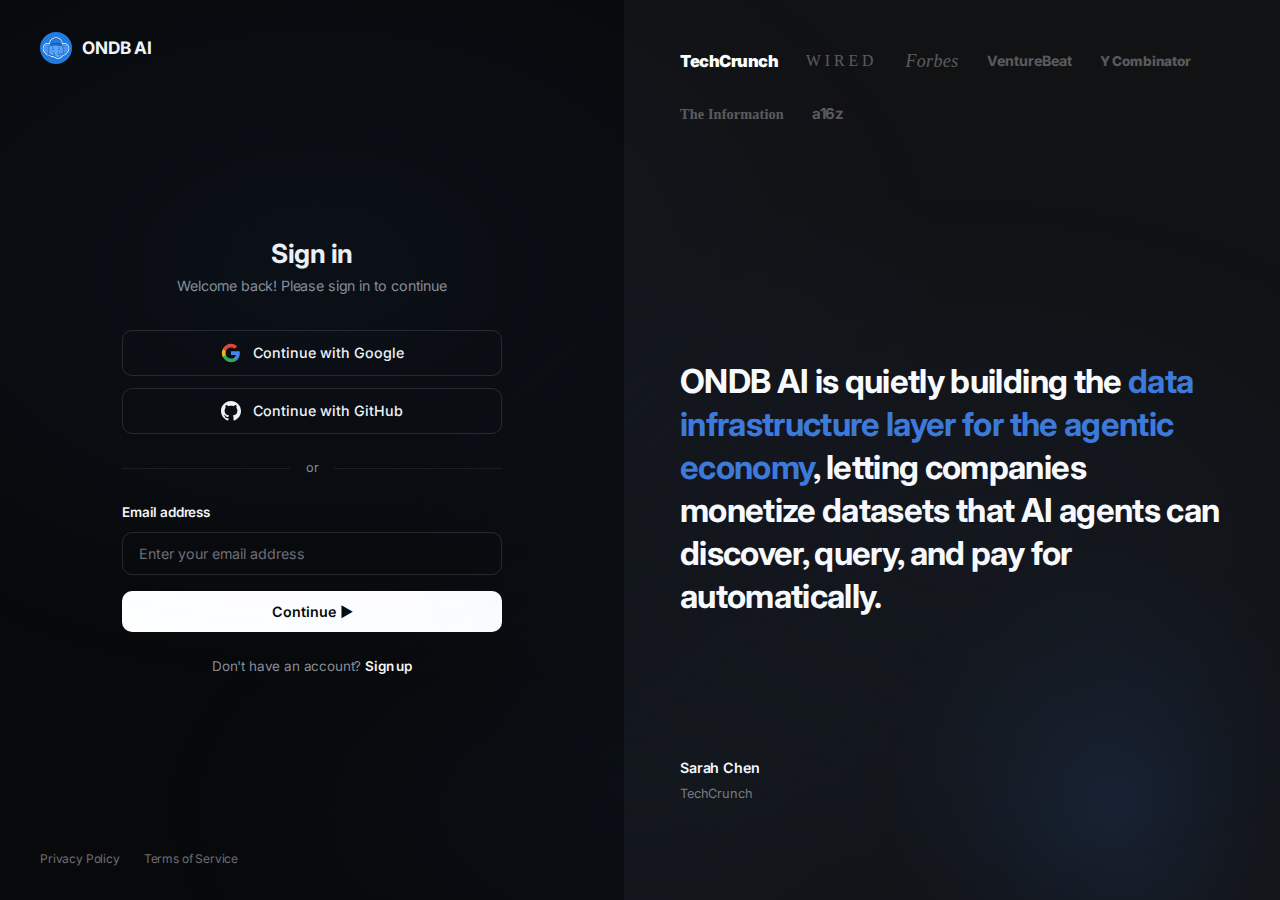
<file: login/index.html>
<!doctype html><html lang=en><head><meta charset=UTF-8><meta name=viewport content="width=device-width,initial-scale=1"><link rel=icon type=image/png href="https://onchaindb.io/images/favicon.png"><title>Log in - ONDB AI</title><meta name=description content="Sign in to your ONDB AI account."><link rel=stylesheet href="../css/styles.css"><link rel=preconnect href=https://fonts.googleapis.com><link rel=preconnect href=https://fonts.gstatic.com crossorigin><link href="https://fonts.googleapis.com/css2?family=Inter:wght@300;400;500;600;700;800&family=JetBrains+Mono:wght@300;400;500;600;700&family=Instrument+Serif:ital@1&display=swap" rel=stylesheet></head><body>

<div class="login-split">

  <!-- Left: Sign-in form -->
  <div class="login-split-left">
    <div class="login-left-header">
      <a href="../index.html" class="login-logo">
        <img src="../images/logo.svg" alt="ONDB AI" height="32">
        <span>ONDB AI</span>
      </a>
    </div>

    <!-- Sign-in panel -->
    <div class="login-left-form login-panel active" id="signin-panel">
      <h1>Sign in</h1>
      <p class="login-subtitle">Welcome back! Please sign in to continue</p>

      <div class="login-oauth">
        <button class="login-oauth-btn" type="button">
          <svg width="20" height="20" viewBox="0 0 24 24"><path d="M22.56 12.25c0-.78-.07-1.53-.2-2.25H12v4.26h5.92a5.06 5.06 0 01-2.2 3.32v2.77h3.57c2.08-1.92 3.28-4.74 3.28-8.1z" fill="#4285F4"/><path d="M12 23c2.97 0 5.46-.98 7.28-2.66l-3.57-2.77c-.98.66-2.23 1.06-3.71 1.06-2.86 0-5.29-1.93-6.16-4.53H2.18v2.84C3.99 20.53 7.7 23 12 23z" fill="#34A853"/><path d="M5.84 14.09c-.22-.66-.35-1.36-.35-2.09s.13-1.43.35-2.09V7.07H2.18C1.43 8.55 1 10.22 1 12s.43 3.45 1.18 4.93l2.85-2.22.81-.62z" fill="#FBBC05"/><path d="M12 5.38c1.62 0 3.06.56 4.21 1.64l3.15-3.15C17.45 2.09 14.97 1 12 1 7.7 1 3.99 3.47 2.18 7.07l3.66 2.84c.87-2.6 3.3-4.53 6.16-4.53z" fill="#EA4335"/></svg>
          Continue with Google
        </button>
        <button class="login-oauth-btn" type="button">
          <svg width="20" height="20" viewBox="0 0 24 24" fill="currentColor"><path d="M12 0C5.374 0 0 5.373 0 12c0 5.302 3.438 9.8 8.207 11.387.599.111.793-.261.793-.577v-2.234c-3.338.726-4.033-1.416-4.033-1.416-.546-1.387-1.333-1.756-1.333-1.756-1.089-.745.083-.729.083-.729 1.205.084 1.839 1.237 1.839 1.237 1.07 1.834 2.807 1.304 3.492.997.107-.775.418-1.305.762-1.604-2.665-.305-5.467-1.334-5.467-5.931 0-1.311.469-2.381 1.236-3.221-.124-.303-.535-1.524.117-3.176 0 0 1.008-.322 3.301 1.23.957-.266 1.983-.399 3.003-.404 1.02.005 2.047.138 3.006.404 2.291-1.552 3.297-1.23 3.297-1.23.653 1.653.242 2.874.118 3.176.77.84 1.235 1.911 1.235 3.221 0 4.609-2.807 5.624-5.479 5.921.43.372.823 1.102.823 2.222v3.293c0 .319.192.694.801.576C20.566 21.797 24 17.3 24 12c0-6.627-5.373-12-12-12z"/></svg>
          Continue with GitHub
        </button>
      </div>

      <div class="login-divider"><span>or</span></div>

      <form class="login-form" onsubmit="return false">
        <label for="login-email">Email address</label>
        <input type="email" id="login-email" placeholder="Enter your email address" required>
        <button type="submit" class="login-submit-btn">Continue &#9654;</button>
      </form>

      <p class="login-signup-link">Don't have an account? <a href="#" id="show-signup">Sign up</a></p>
    </div>

    <!-- Sign-up panel -->
    <div class="login-left-form login-panel" id="signup-panel">
      <h1>Create your account</h1>
      <p class="login-subtitle">Welcome! Please fill in the details to get started.</p>

      <div class="login-oauth">
        <button class="login-oauth-btn" type="button">
          <svg width="20" height="20" viewBox="0 0 24 24"><path d="M22.56 12.25c0-.78-.07-1.53-.2-2.25H12v4.26h5.92a5.06 5.06 0 01-2.2 3.32v2.77h3.57c2.08-1.92 3.28-4.74 3.28-8.1z" fill="#4285F4"/><path d="M12 23c2.97 0 5.46-.98 7.28-2.66l-3.57-2.77c-.98.66-2.23 1.06-3.71 1.06-2.86 0-5.29-1.93-6.16-4.53H2.18v2.84C3.99 20.53 7.7 23 12 23z" fill="#34A853"/><path d="M5.84 14.09c-.22-.66-.35-1.36-.35-2.09s.13-1.43.35-2.09V7.07H2.18C1.43 8.55 1 10.22 1 12s.43 3.45 1.18 4.93l2.85-2.22.81-.62z" fill="#FBBC05"/><path d="M12 5.38c1.62 0 3.06.56 4.21 1.64l3.15-3.15C17.45 2.09 14.97 1 12 1 7.7 1 3.99 3.47 2.18 7.07l3.66 2.84c.87-2.6 3.3-4.53 6.16-4.53z" fill="#EA4335"/></svg>
          Continue with Google
        </button>
        <button class="login-oauth-btn" type="button">
          <svg width="20" height="20" viewBox="0 0 24 24" fill="currentColor"><path d="M12 0C5.374 0 0 5.373 0 12c0 5.302 3.438 9.8 8.207 11.387.599.111.793-.261.793-.577v-2.234c-3.338.726-4.033-1.416-4.033-1.416-.546-1.387-1.333-1.756-1.333-1.756-1.089-.745.083-.729.083-.729 1.205.084 1.839 1.237 1.839 1.237 1.07 1.834 2.807 1.304 3.492.997.107-.775.418-1.305.762-1.604-2.665-.305-5.467-1.334-5.467-5.931 0-1.311.469-2.381 1.236-3.221-.124-.303-.535-1.524.117-3.176 0 0 1.008-.322 3.301 1.23.957-.266 1.983-.399 3.003-.404 1.02.005 2.047.138 3.006.404 2.291-1.552 3.297-1.23 3.297-1.23.653 1.653.242 2.874.118 3.176.77.84 1.235 1.911 1.235 3.221 0 4.609-2.807 5.624-5.479 5.921.43.372.823 1.102.823 2.222v3.293c0 .319.192.694.801.576C20.566 21.797 24 17.3 24 12c0-6.627-5.373-12-12-12z"/></svg>
          Continue with GitHub
        </button>
      </div>

      <div class="login-divider"><span>or</span></div>

      <form class="login-form" onsubmit="return false">
        <div class="login-form-row">
          <div class="login-form-field">
            <label for="signup-first">First name</label>
            <input type="text" id="signup-first" placeholder="First name" required>
          </div>
          <div class="login-form-field">
            <label for="signup-last">Last name</label>
            <input type="text" id="signup-last" placeholder="Last name" required>
          </div>
        </div>
        <label for="signup-email">Email address</label>
        <input type="email" id="signup-email" placeholder="Enter your email address" required>
        <label for="signup-password" style="margin-top:16px">Password</label>
        <div class="login-password-wrap">
          <input type="password" id="signup-password" placeholder="Enter your password" required>
          <button type="button" class="login-password-toggle" aria-label="Show password">
            <svg width="20" height="20" viewBox="0 0 24 24" fill="none" stroke="currentColor" stroke-width="2" stroke-linecap="round" stroke-linejoin="round"><path d="M1 12s4-8 11-8 11 8 11 8-4 8-11 8-11-8-11-8z"/><circle cx="12" cy="12" r="3"/></svg>
          </button>
        </div>
        <button type="submit" class="login-submit-btn">Continue</button>
      </form>

      <p class="login-signup-link">Already have an account? <a href="#" id="show-signin">Sign in</a></p>
    </div>

    <div class="login-left-footer">
      <a href="../privacy/index.html">Privacy Policy</a>
      <a href="../terms/index.html">Terms of Service</a>
    </div>
  </div>

  <!-- Right: Press quotes slider -->
  <div class="login-split-right">
    <div class="login-press-logos">
      <button class="login-press-logo active" data-index="0"><span class="press-logo-text press-tc">TechCrunch</span></button>
      <button class="login-press-logo" data-index="1"><span class="press-logo-text press-wired">WIRED</span></button>
      <button class="login-press-logo" data-index="2"><span class="press-logo-text press-forbes">Forbes</span></button>
      <button class="login-press-logo" data-index="3"><span class="press-logo-text press-vb">VentureBeat</span></button>
      <button class="login-press-logo" data-index="4"><span class="press-logo-text press-yc">Y Combinator</span></button>
      <button class="login-press-logo" data-index="5"><span class="press-logo-text press-info">The Information</span></button>
      <button class="login-press-logo" data-index="6"><span class="press-logo-text press-a16z">a16z</span></button>
    </div>

    <div class="login-quotes">
      <div class="login-quote active">
        <blockquote>ONDB AI is quietly building the <span class="login-highlight">data infrastructure layer for the agentic economy</span>, letting companies monetize datasets that AI agents can discover, query, and pay for automatically.</blockquote>
        <div class="login-quote-author">
          <span class="login-author-name">Sarah Chen</span>
          <span class="login-author-role">TechCrunch</span>
        </div>
      </div>
      <div class="login-quote">
        <blockquote>The x402 payment protocol powering ONDB AI makes <span class="login-highlight">per-query micropayments seamless for AI agents</span>, eliminating the complexity of traditional data licensing entirely.</blockquote>
        <div class="login-quote-author">
          <span class="login-author-name">Marcus Rivera</span>
          <span class="login-author-role">WIRED</span>
        </div>
      </div>
      <div class="login-quote">
        <blockquote>ONDB AI's cross-provider joins and <span class="login-highlight">automatic revenue splits are positioning the startup</span> as the missing middleware between enterprise data and the AI agent ecosystem.</blockquote>
        <div class="login-quote-author">
          <span class="login-author-name">Elena Kowalski</span>
          <span class="login-author-role">Forbes</span>
        </div>
      </div>
      <div class="login-quote">
        <blockquote>With zero-migration connectors and a built-in payment layer, ONDB AI lets <span class="login-highlight">any company become a data provider for AI agents</span> in minutes, not months.</blockquote>
        <div class="login-quote-author">
          <span class="login-author-name">James Okonkwo</span>
          <span class="login-author-role">VentureBeat</span>
        </div>
      </div>
      <div class="login-quote">
        <blockquote>ONDB AI represents a new category: <span class="login-highlight">the data access layer purpose-built for autonomous agents</span>. It's the kind of infrastructure play that defines the next wave of AI startups.</blockquote>
        <div class="login-quote-author">
          <span class="login-author-name">Priya Nair</span>
          <span class="login-author-role">Y Combinator</span>
        </div>
      </div>
      <div class="login-quote">
        <blockquote>While most startups chase the model layer, ONDB AI is <span class="login-highlight">solving the data supply chain problem</span> that every AI agent builder will eventually face at scale.</blockquote>
        <div class="login-quote-author">
          <span class="login-author-name">David Park</span>
          <span class="login-author-role">The Information</span>
        </div>
      </div>
      <div class="login-quote">
        <blockquote>The best infrastructure companies <span class="login-highlight">make hard things feel invisible</span>. ONDB AI does exactly that for data monetization in the agent economy.</blockquote>
        <div class="login-quote-author">
          <span class="login-author-name">Rachel Torres</span>
          <span class="login-author-role">a16z</span>
        </div>
      </div>
    </div>
  </div>

</div>

<script>
(function() {
  /* Testimonial slider */
  var quotes = document.querySelectorAll('.login-quote');
  var logos = document.querySelectorAll('.login-press-logo');
  var current = 0;
  var total = quotes.length;
  var interval;

  function show(index) {
    quotes[current].classList.remove('active');
    logos[current].classList.remove('active');
    current = index;
    quotes[current].classList.add('active');
    logos[current].classList.add('active');
  }

  function next() {
    show((current + 1) % total);
  }

  function startAutoplay() {
    interval = setInterval(next, 6000);
  }

  logos.forEach(function(logo) {
    logo.addEventListener('click', function() {
      clearInterval(interval);
      show(parseInt(this.dataset.index));
      startAutoplay();
    });
  });

  startAutoplay();

  /* Sign-in / Sign-up toggle */
  var signinPanel = document.getElementById('signin-panel');
  var signupPanel = document.getElementById('signup-panel');

  document.getElementById('show-signup').addEventListener('click', function(e) {
    e.preventDefault();
    signinPanel.classList.remove('active');
    signupPanel.classList.add('active');
  });

  document.getElementById('show-signin').addEventListener('click', function(e) {
    e.preventDefault();
    signupPanel.classList.remove('active');
    signinPanel.classList.add('active');
  });

  /* Password visibility toggle */
  document.querySelectorAll('.login-password-toggle').forEach(function(btn) {
    btn.addEventListener('click', function() {
      var input = this.parentElement.querySelector('input');
      var isPassword = input.type === 'password';
      input.type = isPassword ? 'text' : 'password';
      this.classList.toggle('visible', isPassword);
    });
  });
})();
</script>
</body></html>
</file>
<file: css/styles.css>
/* Inter Font - Loaded from Google Fonts in baseof.html */

/* Berkeley Mono Font Declaration - For terminal/code sections */
@font-face {
    font-family: 'Berkeley Mono';
    src: url('../fonts/BerkeleyMono-Regular.woff2') format('woff2'),
         url('../fonts/BerkeleyMono-Regular.woff') format('woff');
    font-weight: 400;
    font-style: normal;
    font-display: swap;
}

@font-face {
    font-family: 'Berkeley Mono';
    src: url('../fonts/BerkeleyMono-Bold.woff2') format('woff2'),
         url('../fonts/BerkeleyMono-Bold.woff') format('woff');
    font-weight: 700;
    font-style: normal;
    font-display: swap;
}

* {
    margin: 0;
    padding: 0;
    box-sizing: border-box;
}

html {
    font-size: 15px;
    scroll-behavior: smooth;
}

section[id] {
    scroll-margin-top: 80px;
}

.mobile-br {
    display: none;
}

@media (max-width: 768px) {
    .mobile-br {
        display: block;
    }
}

/* Respect reduced motion preference */
@media (prefers-reduced-motion: reduce) {
    html {
        scroll-behavior: auto;
    }

    *, *::before, *::after {
        animation-duration: 0.01ms !important;
        animation-iteration-count: 1 !important;
        transition-duration: 0.01ms !important;
    }
}

:root {
    /* Brand blues */
    --primary-blue: #3d7ada;
    --primary-blue-dark: #2a4a8b;
    --primary-blue-light: #6ca6f8;
    --accent: #3d7ada;

    /* Text — Linear dark-mode palette */
    --text-primary: #f7f8f8;
    --text-secondary: #b4bcd0;
    --text-muted: #8a8f98;
    --text-quaternary: #6f6e77;

    /* Backgrounds */
    --bg-white: #08090a;
    --bg-light: #0f1011;
    --bg-gray: #141516;
    --bg-tertiary: #191a1b;
    --border-color: rgba(255, 255, 255, 0.08);
    --border-strong: rgba(255, 255, 255, 0.12);

    /* Shadows */
    --shadow-sm: 0px 1px 1px rgba(0, 0, 0, 0.09);
    --shadow-md: 0px 2px 4px rgba(0, 0, 0, 0.1);
    --shadow-lg: 0px 4px 24px rgba(0, 0, 0, 0.2);
    --shadow-xl: 0px 7px 32px rgba(0, 0, 0, 0.35);

    /* Surfaces */
    --surface-primary: #0f1011;
    --surface-secondary: #141516;
    --surface-hover: #191a1b;
    --card-bg: #0f1011;
    --card-border: rgba(255, 255, 255, 0.08);
    --card-hover-border: rgba(255, 255, 255, 0.14);

    /* Sections */
    --hero-bg: #08090a;
    --section-alt-bg: #0f1011;
    --terminal-bg: #08090a;

    /* Navbar */
    --navbar-bg: rgba(11, 11, 11, 0.8);
    --navbar-scrolled: rgba(11, 11, 11, 0.8);
    --navbar-border: rgba(255, 255, 255, 0.08);
    --navbar-shadow: none;
    --navbar-shadow-scrolled: none;

    /* Mobile menu */
    --mobile-menu-bg: #0f1011;
    --mobile-overlay: rgba(0, 0, 0, 0.8);

    /* Easing */
    --ease-out-quart: cubic-bezier(0.165, 0.84, 0.44, 1);

    /* Radius */
    --radius-6: 6px;
    --radius-8: 8px;
    --radius-12: 12px;
    --radius-16: 16px;
    --radius-rounded: 9999px;
}

body {
    font-family: 'Inter', "SF Pro Display", -apple-system, BlinkMacSystemFont, "Segoe UI", Roboto, Oxygen, Ubuntu, Cantarell, sans-serif;
    color: var(--text-primary);
    background: var(--bg-white);
    line-height: 1.6;
    overflow-x: hidden;
    letter-spacing: -0.011em;
    font-weight: 400;
    font-feature-settings: "cv01", "ss03";
    -webkit-font-smoothing: antialiased;
    -moz-osx-font-smoothing: grayscale;
}

.container {
    max-width: 1200px;
    margin: 0 auto;
    padding: 0 20px;
}

.navbar {
    position: fixed;
    top: 0;
    left: 0;
    right: 0;
    width: 100%;
    background: var(--navbar-bg);
    backdrop-filter: blur(20px);
    -webkit-backdrop-filter: blur(20px);
    border-bottom: 1px solid var(--navbar-border);
    box-shadow: none;
    z-index: 9999;
    transition: transform 0.3s var(--ease-out-quart), opacity 0.3s var(--ease-out-quart);
    padding: 0;
    height: 64px;
    display: flex;
    align-items: center;
    transform: translateY(0);
    opacity: 1;
}

.navbar.hidden {
    transform: translateY(-100%);
    opacity: 0;
    pointer-events: none;
}

.navbar.scrolled {
    background: var(--navbar-scrolled);
    border-bottom-color: var(--border-strong);
}

.nav-content {
    display: flex;
    justify-content: space-between;
    align-items: center;
    position: relative;
    width: 100%;
    max-width: 1200px;
    margin: 0 auto;
    padding: 0 20px;
}

.logo {
    display: flex;
    align-items: center;
    gap: 12px;
    font-size: 1.125rem;
    font-weight: 590;
    color: var(--text-primary);
    font-family: 'Inter', -apple-system, BlinkMacSystemFont, sans-serif;
    letter-spacing: -0.02em;
    text-decoration: none;
}

.logo svg {
    width: 36px;
    height: 36px;
    flex-shrink: 0;
}

.logo span {
    color: var(--text-primary);
}

.nav-links {
    display: flex !important;
    align-items: center;
    gap: 0.25rem;
    margin-left: auto;
    visibility: visible !important;
    opacity: 1 !important;
}

.hamburger {
    display: none;
    background: transparent;
    border: none;
    cursor: pointer;
    padding: 0.5rem;
    position: relative;
    width: 30px;
    height: 30px;
    z-index: 1001;
}

.hamburger span {
    display: block;
    width: 25px;
    height: 2px;
    background: var(--text-primary);
    margin: 5px 0;
    transition: all 0.2s ease;
    position: relative;
}

.hamburger.active span:nth-child(1) {
    transform: rotate(45deg) translate(5px, 5px);
}

.hamburger.active span:nth-child(2) {
    opacity: 0;
}

.hamburger.active span:nth-child(3) {
    transform: rotate(-45deg) translate(7px, -6px);
}

.nav-links a {
    display: inline-block !important;
    visibility: visible !important;
    opacity: 1 !important;
}

/* Linear-style muted nav links */
.nav-links a:not(.btn-primary) {
    color: #71717a !important;
    text-decoration: none;
    font-weight: 400;
    transition: color 0.15s ease, background 0.15s ease;
    font-family: inherit;
    font-size: 0.875rem;
    letter-spacing: 0;
    position: relative;
    padding: 6px 12px;
    border-radius: 9999px;
}

/* Remove underline animation - cleaner look */
.nav-links a:not(.btn-primary)::after {
    display: none;
}

.nav-links a:not(.btn-primary):hover,
.nav-links a:not(.btn-primary).active {
    color: var(--text-primary) !important;
    background: rgba(255, 255, 255, 0.08);
}

.nav-links a:not(.btn-primary):focus-visible {
    outline: 2px solid var(--primary-blue);
    outline-offset: 2px;
    border-radius: 4px;
}

.nav-divider {
    width: 1px;
    height: 16px;
    background: rgba(255, 255, 255, 0.15);
    flex-shrink: 0;
    margin: 0 8px;
}

.nav-login {
    color: var(--text-secondary) !important;
    font-size: 0.875rem;
    font-weight: 400;
    text-decoration: none;
    padding: 6px 12px;
    border-radius: 9999px;
    transition: color 0.15s ease, background 0.15s ease;
}

.nav-login:hover {
    color: var(--text-primary) !important;
    background: rgba(255, 255, 255, 0.08);
}

.nav-links .btn-primary {
    margin-left: 0.5rem;
    padding: 0 16px !important;
    height: 32px !important;
    line-height: 32px !important;
    font-size: 0.8125rem !important;
    display: inline-block !important;
    box-shadow: none !important;
}

/* Nav Dropdown - Linear style */
.nav-dropdown {
    position: relative;
    display: inline-block;
}

.nav-dropdown-trigger {
    display: flex;
    align-items: center;
    gap: 0.35rem;
    background: none;
    border: none;
    color: #71717a;
    font-weight: 400;
    font-size: 0.875rem;
    font-family: inherit;
    letter-spacing: 0;
    cursor: pointer;
    padding: 6px 12px;
    border-radius: 9999px;
    transition: color 0.15s ease, background 0.15s ease;
}

.nav-dropdown-trigger:hover,
.nav-dropdown:hover .nav-dropdown-trigger {
    color: var(--text-primary);
    background: rgba(255, 255, 255, 0.08);
}

.nav-dropdown-trigger svg {
    transition: transform 0.2s ease;
}

.nav-dropdown:hover .nav-dropdown-trigger svg {
    transform: rotate(180deg);
}

.nav-dropdown-menu {
    position: absolute;
    top: calc(100% + 16px);
    left: 50%;
    transform: translateX(-50%);
    background: #141516;
    border-radius: 12px;
    box-shadow: 0 8px 32px rgba(0, 0, 0, 0.5), 0 0 0 1px rgba(255, 255, 255, 0.06);
    border: 1px solid rgba(255, 255, 255, 0.08);
    padding: 0;
    opacity: 0;
    visibility: hidden;
    pointer-events: none;
    transition: opacity 0.15s ease, visibility 0.15s ease, transform 0.15s ease;
    transform: translateX(-50%) translateY(4px);
    z-index: 1000;
}

/* Product dropdown - align left */
.nav-dropdown-menu.dropdown-product {
    left: 50%;
    transform: translateX(-30%) translateY(4px);
}

/* Bridge element to maintain hover when moving to menu */
.nav-dropdown-menu::before {
    content: '';
    position: absolute;
    top: -20px;
    left: 0;
    right: 0;
    height: 20px;
}

.nav-dropdown:hover .nav-dropdown-menu {
    opacity: 1;
    visibility: visible;
    pointer-events: auto;
    transform: translateX(-50%) translateY(0);
}

.nav-dropdown:hover .nav-dropdown-menu.dropdown-product {
    transform: translateX(-30%) translateY(0);
}

.nav-dropdown-grid {
    display: grid;
    grid-template-columns: 1fr 1px 1fr;
    min-width: 420px;
}

.nav-dropdown-grid .dropdown-divider {
    background: rgba(255, 255, 255, 0.06);
    margin: 12px 0;
}

.nav-dropdown-col {
    padding: 6px;
}

.nav-dropdown-col a {
    display: flex;
    align-items: center;
    gap: 12px;
    padding: 12px 14px;
    border-radius: 0;
    text-decoration: none;
    color: var(--text-secondary);
    transition: background 0.15s ease;
}

.nav-dropdown-col a,
.nav-links .nav-dropdown-col a:not(.btn-primary) {
    border-radius: 8px !important;
}

.nav-dropdown-col a:hover {
    background: rgba(255, 255, 255, 0.06) !important;
}

.dropdown-icon {
    display: flex;
    align-items: center;
    justify-content: center;
    width: 32px;
    height: 32px;
    background: rgba(255, 255, 255, 0.06);
    border-radius: 8px;
    color: var(--primary-blue);
    flex-shrink: 0;
}

.dropdown-text {
    display: flex;
    flex-direction: column;
    gap: 2px;
}

.dropdown-title {
    font-weight: 500;
    font-size: 0.8125rem;
    color: var(--text-primary);
    white-space: nowrap;
}

.dropdown-desc {
    font-size: 0.6875rem;
    color: var(--text-muted);
    white-space: nowrap;
}

/* Product dropdown - 3 column variant */
.nav-dropdown-menu.dropdown-product {
    width: max-content;
    background: #0a0a0b;
    padding: 8px;
}

.nav-dropdown-menu.dropdown-product .nav-dropdown-grid {
    display: grid;
    grid-template-columns: auto 1px auto 1px auto;
    min-width: auto;
    background: #141516;
    border: 1px solid rgba(255, 255, 255, 0.06);
    border-radius: 10px;
}

.nav-dropdown-menu.dropdown-product .nav-dropdown-col {
    display: flex;
    flex-direction: column;
    padding: 6px;
}

.nav-dropdown-menu.dropdown-product .nav-dropdown-col a {
    padding: 12px 18px;
}

.nav-dropdown-footer {
    display: flex;
    align-items: center;
    justify-content: space-between;
    padding: 12px 18px;
    border-top: 1px solid rgba(255, 255, 255, 0.06);
    font-size: 0.8125rem;
}

.nav-dropdown-footer span {
    color: var(--text-muted);
}

.nav-dropdown-footer a {
    color: var(--primary-blue-light) !important;
    text-decoration: none;
    font-weight: 500;
    font-size: 0.8125rem;
    transition: color 0.15s ease;
}

.nav-dropdown-footer a:hover {
    color: var(--primary-blue) !important;
    background: transparent !important;
}

.btn-primary {
    background: var(--primary-blue);
    color: #fff !important;
    padding: 0 20px;
    height: 36px;
    line-height: 36px;
    border: none;
    border-radius: var(--radius-rounded);
    font-weight: 510;
    cursor: pointer;
    transition: background 0.15s ease, opacity 0.15s ease;
    text-decoration: none;
    display: inline-block;
    font-family: inherit;
    font-size: 0.875rem;
    letter-spacing: -0.006em;
    position: relative;
    white-space: nowrap;
}

.btn-primary:hover {
    background: var(--primary-blue-dark);
    color: #fff !important;
}

.btn-primary:active {
    background: #b4bcd0;
}

.btn-primary:focus-visible {
    outline: 2px solid var(--primary-blue);
    outline-offset: 2px;
}

.btn-secondary {
    background: transparent;
    color: var(--text-muted);
    padding: 0;
    height: 40px;
    line-height: 40px;
    border: none;
    font-weight: 400;
    cursor: pointer;
    transition: color 0.15s ease;
    text-decoration: none;
    display: inline-flex;
    align-items: center;
    gap: 0.4rem;
    font-family: inherit;
    font-size: 0.875rem;
    position: relative;
}

.btn-secondary::after {
    content: '\2192';
    font-size: 0.9rem;
    transition: transform 0.15s ease;
}

.btn-secondary:hover {
    color: var(--text-primary);
}

.btn-secondary:hover::after {
    transform: translateX(3px);
}

.btn-secondary:focus-visible {
    outline: 2px solid var(--primary-blue);
    outline-offset: 2px;
}

.btn-outline {
    background: transparent;
    color: var(--text-primary);
    padding: 0 20px;
    height: 36px;
    line-height: 34px;
    border: 1px solid var(--border-strong);
    border-radius: var(--radius-rounded);
    font-weight: 510;
    cursor: pointer;
    transition: border-color 0.15s ease, background 0.15s ease;
    text-decoration: none;
    display: inline-block;
    font-family: inherit;
    font-size: 0.875rem;
    letter-spacing: -0.006em;
    position: relative;
    white-space: nowrap;
}

.btn-outline:hover {
    border-color: rgba(255, 255, 255, 0.2);
    background: rgba(255, 255, 255, 0.04);
}

.btn-outline:active {
    background: rgba(255, 255, 255, 0.06);
}

.btn-outline:focus-visible {
    outline: 2px solid var(--primary-blue);
    outline-offset: 2px;
}

.btn-outline > * {
    position: relative;
    z-index: 1;
}

.btn-large {
    height: 44px;
    line-height: 42px;
    padding: 0 28px;
    font-size: 0.9375rem;
    border-radius: var(--radius-rounded);
}

@media (max-width: 768px) {
    .flow-hub-cta.btn-primary,
    .flow-hub-cta-mobile.btn-primary,
    .marquee-cta .btn-primary,
    .cta-card .btn-primary {
        width: 100%;
        max-width: 400px;
        height: 48px;
        line-height: 48px;
        padding: 0 28px;
        font-size: 0.9375rem;
        text-align: center;
        box-sizing: border-box;
    }
}

.hero {
    margin-top: 80px;
    padding: 140px 0 160px;
    background: var(--bg-white);
    position: relative;
    overflow: hidden;
}

/* Ambient glow orbs */
.hero .hero-glow-left {
    position: absolute;
    top: -30%;
    left: -15%;
    width: 60%;
    height: 140%;
    background: radial-gradient(ellipse at center, rgba(61, 122, 218, 0.1) 0%, transparent 65%);
    pointer-events: none;
    z-index: 1;
}

.hero .hero-glow-right {
    position: absolute;
    top: -20%;
    right: -15%;
    width: 55%;
    height: 130%;
    background: radial-gradient(ellipse at center, rgba(96, 165, 250, 0.08) 0%, transparent 65%);
    pointer-events: none;
    z-index: 1;
}

.hero .hero-glow-center {
    position: absolute;
    top: 10%;
    left: 50%;
    transform: translateX(-50%);
    width: 80%;
    height: 60%;
    background: radial-gradient(ellipse at center, rgba(61, 122, 218, 0.06) 0%, transparent 55%);
    pointer-events: none;
    z-index: 1;
}

/* Hero grid canvas background */
#hero-grid-canvas {
    position: absolute;
    top: 0;
    left: 0;
    width: 100%;
    height: 100%;
    z-index: 2;
    pointer-events: none;
    opacity: 0;
    animation: gridFadeIn 0.8s ease-out 0.5s forwards;
}

@keyframes gridFadeIn {
    from { opacity: 0; }
    to   { opacity: 1; }
}

.hero .container {
    display: block;
}

/* Mascot elements hidden for minimal design */
.mascot-container,
.mascot-image,
.stacky-floating,
.stacky-code,
.stacky-coffee,
.stacky-sleep,
#canvas-container,
.liquid-glass-overlay,
.how-it-works-canvas {
    display: none !important;
}

.stacky-code {
    width: 140px;
    height: auto;
    right: -60px;
    top: 50%;
    transform: translateY(-50%);
    animation-delay: 0s;
}

.stacky-coffee {
    width: 120px;
    height: auto;
    left: 30px;
    bottom: 60px;
    animation-delay: 1s;
}

.stacky-sleep {
    width: 130px;
    height: auto;
    right: 50px;
    bottom: 30px;
    animation-delay: 2s;
}

#canvas-container {
    position: absolute;
    top: 0;
    left: 0;
    width: 100%;
    height: 100%;
    z-index: 1;
}

.liquid-glass-overlay {
    position: absolute;
    top: 0;
    left: 0;
    right: 0;
    bottom: 0;
    background: transparent;
    pointer-events: none;
    z-index: 2;
}

.liquid-glass-overlay::before {
    content: '';
    position: absolute;
    width: 600px;
    height: 600px;
    background: rgba(37, 99, 235, 0.08);
    border-radius: 50%;
    top: -300px;
    left: -300px;
    animation: liquidFloat 20s ease-in-out infinite;
}

.liquid-glass-overlay::after {
    content: '';
    position: absolute;
    width: 400px;
    height: 400px;
    background: rgba(96, 165, 250, 0.06);
    border-radius: 50%;
    bottom: -200px;
    right: -200px;
    animation: liquidFloat 25s ease-in-out infinite reverse;
}

@keyframes liquidFloat {
    0%, 100% { transform: translate(0, 0) scale(1); }
    33% { transform: translate(50px, -30px) scale(1.1); }
    66% { transform: translate(-30px, 40px) scale(0.95); }
}

.hero::before {
    display: none;
}

.hero-content {
    text-align: center;
    max-width: 960px;
    margin: 0 auto;
    position: relative;
    z-index: 4;
    width: 100%;
}

/* Staggered blur reveal animation */
.blur-reveal {
    opacity: 0;
    filter: blur(10px);
    transform: translateY(8px);
    animation: blurReveal 0.6s ease-out forwards;
}

.blur-reveal-1 { animation-delay: 0s; }
.blur-reveal-2 { animation-delay: 0.25s; }
.blur-reveal-3 { animation-delay: 0.5s; }
.blur-reveal-4 { animation-delay: 0.75s; }

.badge {
    display: inline-block;
    padding: 0.5rem 1.25rem;
    border-radius: 100px;
    font-size: 0.75rem;
    font-weight: 600;
    letter-spacing: 0.1em;
    margin-bottom: 2rem;
    font-family: 'Inter', -apple-system, BlinkMacSystemFont, sans-serif;
    background: var(--bg-light);
    color: var(--text-primary);
    border: 1px solid var(--border-color);
    text-transform: uppercase;
}

/* Hide badges for cleaner look */
.glass-badge {
    display: none;
}

h1 {
    font-size: 5rem;
    font-weight: 590;
    line-height: 0.95;
    margin: 0 auto 2rem auto;
    color: var(--text-primary);
    font-family: inherit;
    letter-spacing: -0.03em;
    text-align: center;
    max-width: 820px;
}

h1 em {
    font-family: 'Instrument Serif', Georgia, 'Times New Roman', serif;
    font-style: italic;
    font-weight: 400;
    letter-spacing: -0.01em;
}

.gradient-text {
    color: inherit;
}

/* Subtitle style like Linear */
.hero-tagline {
    display: none;
}

.hero-description {
    font-size: 1.25rem;
    color: var(--text-secondary);
    margin-bottom: 3.5rem;
    line-height: 1.6;
    font-weight: 400;
    letter-spacing: -0.011em;
    max-width: 680px;
    margin-left: auto;
    margin-right: auto;
    max-width: 540px;
    margin-left: auto;
    margin-right: auto;
    text-align: center;
}

.hero-badge {
    display: inline-flex;
    align-items: center;
    gap: 0.5rem;
    font-size: 0.875rem;
    color: var(--text-muted);
    margin-bottom: 2.5rem;
    font-weight: 510;
    letter-spacing: -0.01em;
    padding: 6px 14px;
    border: 1px solid var(--border-color);
    border-radius: var(--radius-rounded);
    background: rgba(255, 255, 255, 0.03);
}

.hero-badge-dot {
    width: 6px;
    height: 6px;
    border-radius: 50%;
    background: var(--primary-blue);
    display: inline-block;
    animation: badgePulse 2s ease-in-out infinite;
}

@keyframes badgePulse {
    0%, 100% { opacity: 1; }
    50% { opacity: 0.4; }
}

.hero-subtext {
    font-size: 0.95rem;
    color: var(--primary-color);
    margin-bottom: 2rem;
    font-weight: 500;
    margin-left: auto;
    margin-right: auto;
    text-align: center;
}

/* Buttons stacked below headline */
.hero-buttons {
    display: flex;
    flex-direction: column;
    gap: 2rem;
    align-items: center;
}

/* Waitlist Form */
.newsletter-form-container {
    display: flex;
    flex-direction: column;
    align-items: center;
    gap: 0.75rem;
    width: 100%;
}

.newsletter-form {
    width: 100%;
}

.hero-form-pill {
    display: flex;
    align-items: center;
    background: rgba(255, 255, 255, 0.04);
    border: 1px solid var(--border-strong);
    border-radius: var(--radius-rounded);
    padding: 5px 5px 5px 20px;
    max-width: 520px;
    margin: 0 auto;
    transition: border-color 0.2s ease;
}

.hero-form-pill:focus-within {
    border-color: rgba(255, 255, 255, 0.2);
}

.hero-form-pill .newsletter-form-input {
    font-family: inherit;
    font-size: 1rem;
    padding: 0;
    border: none;
    background: transparent;
    color: var(--text-primary);
    flex: 1;
    min-width: 0;
    box-shadow: none;
    letter-spacing: -0.011em;
}

.hero-form-pill .newsletter-form-input:focus {
    outline: none;
    box-shadow: none;
}

.hero-form-pill .newsletter-form-input::placeholder {
    color: var(--text-quaternary);
}

.hero-form-pill .newsletter-form-button,
.hero-form-pill .newsletter-loading-button {
    border-radius: var(--radius-rounded);
    padding: 0 24px;
    height: 40px;
    line-height: 40px;
    font-size: 0.9375rem;
    font-weight: 510;
    white-space: nowrap;
    flex-shrink: 0;
}

.newsletter-loading-button {
    opacity: 0.7;
    cursor: not-allowed;
}

.newsletter-success,
.newsletter-error {
    display: flex;
    flex-direction: column;
    align-items: center;
    justify-content: center;
    width: 100%;
    gap: 1rem;
    padding: 1rem 0;
}

.newsletter-success-message {
    font-family: 'Inter', sans-serif;
    color: #16a34a;
    font-size: 1rem;
    font-weight: 500;
}

.newsletter-error-message {
    font-family: 'Inter', sans-serif;
    color: #dc2626;
    font-size: 1rem;
    font-weight: 500;
}

.newsletter-back-button {
    color: var(--text-muted);
    font-family: 'Inter', sans-serif;
    font-size: 0.9rem;
    text-align: center;
    background: transparent;
    border: none;
    cursor: pointer;
    transition: color 0.2s ease;
    padding: 0.5rem 1rem;
}

.newsletter-back-button:hover {
    color: var(--text-primary);
    text-decoration: underline;
}

/* See How It Works link */
.hero-see-more {
    display: inline-flex;
    align-items: center;
    gap: 0.5rem;
    color: var(--text-muted);
    font-size: 0.9rem;
    font-weight: 500;
    letter-spacing: 0.01em;
    text-decoration: none;
    transition: color 0.3s ease;
}

.hero-see-more:hover {
    color: var(--text-primary);
}

.hero-arrow {
    display: inline-block;
    transition: transform 0.3s cubic-bezier(0.23, 1, 0.32, 1);
}

.hero-see-more:hover .hero-arrow {
    transform: translateY(3px);
}

@media (max-width: 768px) {
    .hero-form-pill {
        flex-direction: column;
        border-radius: 20px;
        padding: 0.75rem;
        gap: 0.5rem;
    }

    .hero-form-pill .newsletter-form-input {
        width: 100%;
        padding: 0.5rem 0.75rem;
        text-align: center;
    }

    .hero-form-pill .newsletter-form-button,
    .hero-form-pill .newsletter-loading-button {
        width: 100%;
    }
}

/* Quote section */
.quote-section {
    padding: 120px 0;
    background: var(--section-alt-bg);
    text-align: center;
}

.quotes-grid {
    display: grid;
    grid-template-columns: repeat(3, 1fr);
    gap: 1.5rem;
    max-width: 1060px;
    margin: 0 auto 3rem;
}

/* X Embed Cards */
.x-embed-card {
    background: rgba(255, 255, 255, 0.03);
    border: 1px solid var(--border-color);
    border-radius: var(--radius-12);
    box-shadow: none;
    padding: 1.25rem;
    text-align: left;
    transition: all 0.3s ease;
    display: flex;
    flex-direction: column;
}

.x-embed-card:hover {
    border-color: var(--card-hover-border);
}

.x-embed-header {
    display: flex;
    align-items: flex-start;
    gap: 0.625rem;
    margin-bottom: 0.75rem;
}

.x-embed-avatar {
    flex-shrink: 0;
}

.x-embed-avatar img {
    width: 40px;
    height: 40px;
    border-radius: 50%;
    object-fit: cover;
}

.x-embed-user {
    flex: 1;
    min-width: 0;
}

.x-embed-name {
    display: flex;
    align-items: center;
    gap: 0.25rem;
    font-weight: 700;
    font-size: 0.9rem;
    color: var(--text-primary);
    line-height: 1.3;
}

.x-embed-name .x-verified {
    flex-shrink: 0;
}

.x-embed-handle {
    display: block;
    font-size: 0.8rem;
    color: var(--text-muted);
    line-height: 1.3;
}

.x-embed-header .x-logo {
    flex-shrink: 0;
    color: var(--text-muted);
    margin-left: auto;
}

.x-embed-body {
    flex: 1;
}

.x-embed-body p {
    font-size: 0.95rem;
    line-height: 1.5;
    color: var(--text-primary);
    margin: 0;
}

.x-embed-footer {
    margin-top: 0.75rem;
    padding-top: 0;
}

.x-embed-date {
    font-size: 0.8rem;
    color: var(--text-muted);
}

.x-embed-actions {
    margin-top: 0.75rem;
    padding-top: 0.75rem;
    border-top: 1px solid var(--border-color);
}

.x-embed-read-more {
    display: block;
    text-align: center;
    font-size: 0.85rem;
    font-weight: 500;
    color: var(--primary-blue);
    text-decoration: none;
    padding: 0.5rem;
    border: 1px solid var(--border-color);
    border-radius: 100px;
    transition: background 0.2s ease;
}

.x-embed-read-more:hover {
    background: rgba(61, 122, 218, 0.06);
}

.quote-followup {
    max-width: 600px;
    margin: 0 auto;
    font-size: 1.1rem;
    line-height: 1.7;
    color: var(--text-secondary);
}


@media (max-width: 768px) {
    .quotes-grid {
        grid-template-columns: 1fr;
        gap: 1rem;
    }
}

/* Terminal section */
.terminal-section {
    padding: 120px 0;
    background: var(--bg-white);
    position: relative;
    border-top: none;
}

.terminal-wrapper {
    max-width: 900px;
    margin: 0 auto;
    position: relative;
}

.terminal-mascot {
    position: absolute;
    top: -95px;
    right: 10px;
    width: 160px;
    height: 160px;
    z-index: 0;
    pointer-events: none;
}

@media (max-width: 768px) {
    .terminal-wrapper {
        margin-top: 100px;
    }
}

.glass-terminal {
    background: #0a0a0b;
    border: 1px solid var(--border-color);
    border-radius: var(--radius-12);
    overflow: hidden;
    position: relative;
    z-index: 1;
    box-shadow: 0 12px 48px rgba(0, 0, 0, 0.4), 0 0 0 1px rgba(255, 255, 255, 0.05);
    transition: border-color 0.2s ease;
}

.glass-terminal:hover {
    border-color: var(--card-hover-border);
}

@keyframes slideUp {
    from {
        opacity: 0;
        transform: translateY(30px);
    }
    to {
        opacity: 1;
        transform: translateY(0);
    }
}

@keyframes blurReveal {
    0% {
        opacity: 0;
        filter: blur(12px);
        transform: translateY(10px);
    }
    100% {
        opacity: 1;
        filter: blur(0);
        transform: translateY(0);
    }
}

.terminal-header {
    background: #18181b;
    padding: 1rem 1.5rem;
    display: flex;
    align-items: center;
    gap: 1rem;
    border-bottom: 1px solid rgba(255, 255, 255, 0.1);
}

.terminal-dots {
    display: flex;
    gap: 8px;
}

.dot {
    width: 12px;
    height: 12px;
    border-radius: 50%;
    box-shadow: inset 0 1px 2px rgba(0, 0, 0, 0.2);
}

.dot.red { 
    background: #ef4444;
}
.dot.yellow { 
    background: #eab308;
}
.dot.green {
    background: var(--primary-blue);
}

.terminal-title {
    color: #94a3b8;
    font-size: 0.875rem;
    font-family: 'Berkeley Mono', 'JetBrains Mono', 'SF Mono', Monaco, monospace;
}

.terminal-body {
    padding: 1.5rem;
    font-family: 'Berkeley Mono', 'JetBrains Mono', 'SF Mono', Monaco, monospace;
    font-size: 0.875rem;
    line-height: 1.6;
    color: #e2e8f0;
    overflow-x: auto;
}

.terminal-body pre {
    margin: 0;
    margin-bottom: 1rem;
}

.terminal-body pre:last-child {
    margin-bottom: 0;
}

.terminal-body code {
    display: block;
}

.comment { color: #64748b; }
.prompt { color: #22c55e; }
.keyword { color: #a78bfa; }
.string { color: #34d399; }
.var { color: #6ca6f8; }
.method { color: #fbbf24; }
.property { color: #fb923c; }
.number { color: #f87171; }

/* Terminal Tabs */
.terminal-tabs {
    display: flex;
    gap: 0.25rem;
    margin-left: auto;
}

.terminal-tab {
    background: transparent;
    border: none;
    color: #64748b;
    font-size: 0.8rem;
    padding: 0.4rem 0.75rem;
    cursor: pointer;
    border-radius: 4px;
    font-family: 'Inter', -apple-system, BlinkMacSystemFont, sans-serif;
    transition: all 0.15s ease;
}

.terminal-tab:hover {
    color: #94a3b8;
}

.terminal-tab.active {
    background: rgba(255, 255, 255, 0.1);
    color: #e2e8f0;
}

.terminal-panel {
    display: none;
}

.terminal-panel.active {
    display: block;
}

/* Integration Steps Visual */
.integration-steps-visual {
    background: var(--card-bg);
    border: 1px solid var(--border-color);
    border-radius: var(--radius-12);
    padding: 2rem;
    box-shadow: none;
    transition: border-color 0.2s ease;
    position: relative;
    overflow: hidden;
}

.integration-steps-visual::before {
    content: '';
    position: absolute;
    top: 0;
    left: 0;
    right: 0;
    height: 2px;
    background: var(--primary-blue);
    opacity: 0.4;
}

.integration-steps-visual:hover {
    border-color: var(--card-hover-border);
}

.integration-step {
    display: flex;
    align-items: flex-start;
    gap: 1rem;
    padding: 1rem 0;
    border-bottom: 1px solid var(--border-color);
}

.integration-step:last-child {
    border-bottom: none;
    padding-bottom: 0;
}

.integration-step:first-child {
    padding-top: 0;
}

.integration-step-number {
    width: 28px;
    height: 28px;
    background: var(--primary-blue);
    color: #ffffff;
    border-radius: 50%;
    display: flex;
    align-items: center;
    justify-content: center;
    font-size: 0.8rem;
    font-weight: 600;
    flex-shrink: 0;
}

.integration-step-content {
    display: flex;
    flex-direction: column;
    gap: 0.35rem;
}

.integration-step-title {
    font-size: 0.9rem;
    font-weight: 500;
    color: var(--text-primary);
}

.integration-step-content code {
    font-family: 'Berkeley Mono', monospace;
    font-size: 0.8rem;
    color: var(--text-muted);
    background: var(--bg-gray);
    padding: 0.25rem 0.5rem;
    border-radius: 4px;
}

/* Frameworks Section - minimal */
.frameworks-section {
    padding: 120px 0;
    background: var(--section-alt-bg);
    border-top: 1px solid var(--border-color);
    border-bottom: 1px solid var(--border-color);
}

.frameworks-label {
    text-align: center;
    font-size: 0.8rem;
    color: var(--text-primary);
    text-transform: uppercase;
    letter-spacing: 0.1em;
    margin-bottom: 1.25rem;
    font-weight: 600;
}

.frameworks-sublabel {
    text-align: center;
    font-size: 0.9rem;
    color: var(--text-secondary);
    margin-bottom: 1.5rem;
}

.frameworks-label + .frameworks-grid + .frameworks-label {
    margin-top: 3.5rem;
}

.frameworks-label + .frameworks-sublabel + .frameworks-grid + .frameworks-label {
    margin-top: 3.5rem;
}

.frameworks-grid {
    display: flex;
    justify-content: center;
    align-items: flex-start;
    gap: 2.5rem;
    flex-wrap: wrap;
}

@media (max-width: 768px) {
    .frameworks-grid-stack {
        display: grid;
        grid-template-columns: repeat(4, 1fr);
        gap: 1.5rem;
    }

    .frameworks-grid-connectors {
        display: grid;
        grid-template-columns: repeat(3, 1fr);
        gap: 1.5rem;
    }
}

.framework-item {
    display: flex;
    flex-direction: column;
    align-items: center;
    justify-content: center;
    gap: 0.5rem;
    opacity: 0.8;
    transition: opacity 0.25s ease, transform 0.25s ease;
    cursor: default;
}

.framework-item::after {
    content: attr(title);
    font-size: 0.7rem;
    color: var(--text-muted);
    font-weight: 400;
    letter-spacing: 0.01em;
    white-space: nowrap;
}

.framework-item:hover {
    opacity: 1;
    transform: translateY(-2px);
}

.framework-item svg,
.framework-item img {
    width: 36px;
    height: 36px;
}


/* Distinct section styling */
.features {
    padding: 120px 0;
    background: var(--section-alt-bg);
    position: relative;
    border-top: none;
}

/* Linear-style category pill */
.section-category {
    display: flex;
    justify-content: center;
    align-items: center;
    gap: 0.5rem;
    font-size: 0.875rem;
    color: var(--text-secondary);
    margin-bottom: 1rem;
    font-weight: 500;
}

.section-category::before {
    content: '';
    width: 8px;
    height: 8px;
    border-radius: 50%;
    background: var(--category-color, var(--text-muted));
}

.section-category svg {
    width: 14px;
    height: 14px;
    opacity: 0.6;
}

/* Category colors */
.section-category.cyan::before { background: var(--primary-blue); }
.section-category.green::before { background: var(--primary-blue); }
.section-category.yellow::before { background: #eab308; }
.section-category.purple::before { background: #a855f7; }
.section-category.orange::before { background: #f97316; }

h2 {
    font-size: 3rem;
    font-weight: 590;
    text-align: center;
    margin-bottom: 1rem;
    color: var(--text-primary);
    font-family: inherit;
    letter-spacing: -0.022em;
    line-height: 1;
}


.section-description {
    text-align: center;
    color: var(--text-secondary);
    font-size: 1.0625rem;
    margin-bottom: 3.5rem;
    font-family: inherit;
    font-weight: 400;
    letter-spacing: -0.011em;
    line-height: 1.6;
    max-width: 520px;
    margin-left: auto;
    margin-right: auto;
    line-height: 1.6;
}

/* Simplified grid */
.features-grid {
    display: grid;
    grid-template-columns: repeat(2, 1fr);
    gap: 1.5rem;
    position: relative;
}

/* Remove staggered animations - cleaner */
.features-grid .glass-card {
    animation: none;
}

/* Linear-inspired feature cards */
.glass-card {
    background: transparent;
    padding: 1.75rem 0;
    border-radius: 0;
    border: none;
    border-top: 1px solid var(--border-color);
    text-align: left;
    transition: background 0.2s ease;
    position: relative;
}

.glass-card::before,
.glass-card::after {
    display: none;
}

.glass-card:hover {
    background: transparent;
}

.glass-card:focus-visible {
    outline: 2px solid var(--primary-blue);
    outline-offset: 2px;
}

/* Feature card - refined minimal design */
.feature-card {
    display: flex;
    flex-direction: column;
    gap: 1rem;
    align-items: flex-start;
    padding: 2rem;
    background: var(--card-bg);
    border-radius: var(--radius-12);
    border: 1px solid var(--card-border);
    transition: border-color 0.2s ease, background 0.2s ease;
    position: relative;
    overflow: hidden;
}

.feature-card:hover {
    border-color: var(--card-hover-border);
    background: var(--surface-primary);
}

.feature-icon {
    flex-shrink: 0;
    color: var(--primary-blue-light);
    width: 40px;
    height: 40px;
    display: flex;
    align-items: center;
    justify-content: center;
    border-radius: 10px;
    background: rgba(61, 122, 218, 0.1);
    transition: all 0.2s ease;
}

.feature-card:hover .feature-icon {
    background: rgba(61, 122, 218, 0.15);
}

.feature-icon svg {
    width: 20px;
    height: 20px;
}

.feature-content h3 {
    font-size: 1.1rem;
    margin-bottom: 0.5rem;
    color: var(--text-primary);
    font-family: inherit;
    font-weight: 510;
    letter-spacing: -0.01em;
}

.feature-content p {
    color: var(--text-secondary);
    line-height: 1.6;
    font-weight: 400;
    font-size: 0.9rem;
}

/* Ensure feature cards are always visible */
.features-grid .feature-card {
    opacity: 1;
    transform: none;
}

/* How it works - clean section */
.how-it-works {
    padding: 100px 0;
    background: var(--bg-white);
    position: relative;
    overflow: hidden;
    border-top: 1px solid var(--border-color);
}

.how-it-works::before {
    display: none;
}

.how-it-works-canvas {
    position: absolute;
    top: 0;
    left: 0;
    width: 100%;
    height: 100%;
    opacity: 0.08;
    pointer-events: none;
    z-index: 1;
}

.steps {
    display: flex;
    justify-content: center;
    align-items: stretch;
    gap: 0;
    margin-top: 5rem;
    position: relative;
    z-index: 2;
    max-width: 1100px;
    margin-left: auto;
    margin-right: auto;
}

.glass-step {
    flex: 1;
    display: flex;
    flex-direction: column;
    align-items: flex-start;
    gap: 1.5rem;
    padding: 3rem 2.5rem;
    background: var(--card-bg);
    border: 1px solid var(--border-color);
    transition: all 0.2s ease;
    position: relative;
    overflow: hidden;
}

.glass-step:first-child {
    border-radius: 12px 0 0 12px;
    border-right: none;
}

.glass-step:last-child {
    border-radius: 0 12px 12px 0;
    border-left: none;
}

.glass-step:not(:first-child):not(:last-child) {
    border-left: none;
    border-right: none;
    position: relative;
}

/* Arrow indicators between steps - removed */
.glass-step:not(:last-child)::after {
    display: none;
}

.glass-step:hover:not(:last-child)::after {
    display: none;
}

.glass-step::before {
    display: none;
}

.glass-step:hover::before {
    display: none;
}

.glass-step:hover {
    border-color: var(--card-hover-border);
    z-index: 10;
}

.step-number {
    width: 40px;
    height: 40px;
    background: transparent;
    color: var(--text-primary);
    border: 1px solid var(--border-color);
    border-radius: 8px;
    display: flex;
    align-items: center;
    justify-content: center;
    font-size: 1.125rem;
    font-weight: 600;
    flex-shrink: 0;
    font-family: 'Inter', -apple-system, BlinkMacSystemFont, sans-serif;
    transition: all 0.2s ease;
}

.glass-step:hover .step-number {
    border-color: var(--text-primary);
}

.step-content {
    flex: 1;
}

.step-content h3 {
    font-size: 1.5rem;
    margin-bottom: 0.75rem;
    color: var(--text-primary);
    font-family: inherit;
    font-weight: 590;
    letter-spacing: -0.022em;
    line-height: 1.2;
}

.step-content p {
    color: var(--text-secondary);
    font-weight: 400;
    font-size: 1rem;
    line-height: 1.6;
    letter-spacing: -0.01em;
}

.step-connector {
    width: 80px;
    height: 2px;
    background: linear-gradient(90deg, transparent, var(--primary-blue-light), var(--primary-blue), var(--primary-blue-light), transparent);
    position: relative;
    overflow: hidden;
    border-radius: 2px;
}

/* Simplified connector - removed animated ::before element */

.step-connector::after {
    content: '';
    position: absolute;
    right: -8px;
    top: -4px;
    width: 0;
    height: 0;
    border-left: 10px solid var(--primary-blue);
    border-top: 5px solid transparent;
    border-bottom: 5px solid transparent;
    opacity: 0.5;
}

@keyframes flowAnimation {
    0% { left: -100%; }
    100% { left: 100%; }
}

/* Dashboard Preview Section */
.dashboard-preview {
    padding: 60px 0 120px;
    background: var(--bg-white);
    border-top: none;
}

.dashboard-preview h2 {
    font-size: 3rem;
    margin-bottom: 1rem;
    color: var(--text-primary);
    font-family: inherit;
    font-weight: 500;
    letter-spacing: -0.02em;
}

.dashboard-preview .section-description {
    font-size: 0.95rem;
    line-height: 1.5;
    color: var(--text-muted);
    margin-bottom: 2rem;
    max-width: 400px;
}

.dashboard-tabs-wrapper {
    text-align: center;
    margin-bottom: 2rem;
}

.dashboard-tabs {
    display: inline-flex;
    background: var(--surface-secondary);
    border-radius: 100px;
    padding: 4px;
    border: 1px solid var(--border-color);
}

.dashboard-tab {
    padding: 0.6rem 1.25rem;
    border: none;
    border-radius: 100px;
    background: transparent;
    color: var(--text-secondary);
    font-size: 0.875rem;
    font-weight: 500;
    cursor: pointer;
    transition: all 0.2s ease;
}

.dashboard-tab:hover {
    color: var(--text-primary);
}

.dashboard-tab.active {
    background: var(--card-bg);
    color: var(--text-primary);
    box-shadow: 0 1px 3px rgba(0, 0, 0, 0.3);
}

.dashboard-content {
    position: relative;
    max-width: 1100px;
    margin: 0 auto;
    border-radius: var(--radius-12);
    overflow: hidden;
    box-shadow: 0 20px 60px -12px rgba(0, 0, 0, 0.5);
    border: 1px solid var(--border-color);
    background: var(--card-bg);
    transition: border-color 0.2s ease;
}

.dashboard-content:hover {
    border-color: var(--card-hover-border);
}

.dashboard-panel {
    display: none;
}

.dashboard-panel.active {
    display: block;
}

.dashboard-panel img,
.dashboard-panel video {
    width: 100%;
    height: auto;
    display: block;
}

/* Demo Apps Section */
.demo-apps {
    padding: 100px 0;
    background: var(--bg-white);
    position: relative;
    border-top: 1px solid var(--border-color);
}

.demo-apps h2 {
    text-align: left;
    font-size: 1.5rem;
    margin-bottom: 0.75rem;
    color: var(--text-primary);
    font-family: 'Inter', -apple-system, BlinkMacSystemFont, sans-serif;
    font-weight: 500;
    letter-spacing: -0.02em;
}

.demo-apps .section-description {
    font-size: 0.95rem;
    line-height: 1.5;
    text-align: left;
    max-width: 400px;
}

.demo-apps-grid {
    display: grid;
    grid-template-columns: repeat(3, 1fr);
    gap: 1.5rem 3rem;
    margin-top: 2rem;
}

/* Remove animations */
.demo-apps-grid .demo-card {
    animation: none;
}

/* Demo cards - flex layout like solution-item */
.demo-card {
    display: flex;
    gap: 1rem;
    align-items: flex-start;
    padding: 1.5rem;
    background: var(--bg-light);
    border-radius: 12px;
    border: 1px solid var(--border-color);
    transition: border-color 0.2s ease, background 0.2s ease;
    text-decoration: none;
    cursor: pointer;
}

.demo-card:hover {
    border-color: var(--text-muted);
    background: var(--surface-hover);
}

.demo-card:hover .demo-link svg {
    transform: translateX(4px);
}

.demo-icon {
    flex-shrink: 0;
    color: var(--text-primary);
    margin-top: 0.1rem;
}

.demo-icon svg {
    width: 24px;
    height: 24px;
}

.demo-content {
    flex: 1;
}

.demo-content h3 {
    font-size: 1.1rem;
    margin-bottom: 0.5rem;
    color: var(--text-primary);
    font-family: 'Inter', -apple-system, BlinkMacSystemFont, sans-serif;
    font-weight: 600;
    letter-spacing: -0.01em;
}

.demo-content p {
    color: var(--text-secondary);
    line-height: 1.6;
    font-weight: 400;
    font-size: 0.9rem;
    margin-bottom: 1rem;
}

.demo-link {
    display: flex;
    align-items: center;
    gap: 0.5rem;
    color: var(--text-primary);
    font-weight: 500;
    font-size: 0.95rem;
    transition: color 0.2s ease;
    margin-top: auto;
}

.demo-link svg {
    transition: transform 0.2s ease;
}

/* Partner Logo Bar — inside hero */
.partner-logos {
    position: relative;
    z-index: 5;
    padding: 0;
    margin-top: 100px;
    background: none;
    border: none;
}

.partner-logos-bar {
    display: flex;
    align-items: center;
    justify-content: center;
    gap: 24px;
    padding: 24px 56px;
    background: var(--section-alt-bg);
    border: 1px solid var(--border-color);
    border-radius: 9999px;
    max-width: 640px;
    margin: 0 auto;
}

.partner-logos-label {
    font-size: 0.75rem;
    color: var(--text-muted);
    letter-spacing: 0.1em;
    text-transform: uppercase;
    font-weight: 500;
    white-space: nowrap;
}

.partner-logos-divider {
    width: 1px;
    height: 20px;
    background: var(--border-color);
    flex-shrink: 0;
}

.partner-logos-grid {
    display: flex;
    align-items: center;
    gap: 36px;
    flex: 1;
    justify-content: flex-start;
}

.partner-logo-item {
    display: flex;
    align-items: center;
    font-size: 1.0625rem;
    font-weight: 600;
    color: var(--text-muted);
    opacity: 0.45;
    letter-spacing: 0.01em;
    transition: opacity 0.2s ease;
    white-space: nowrap;
}

.partner-logo-item img {
    display: block;
    width: auto;
    object-fit: contain;
    filter: brightness(0) invert(1);
    opacity: 0.7;
    transition: opacity 0.2s ease;
}

.partner-logo-item:hover {
    opacity: 0.75;
}

.partner-logo-item:hover img {
    opacity: 1;
}

/* How It Works — horizontal stepper */
.steps-flow {
    display: grid;
    grid-template-columns: repeat(3, 1fr);
    gap: 0;
    margin-top: 64px;
}

.step-item {
    position: relative;
    padding: 0 40px;
}

.step-item:first-child {
    padding-left: 0;
}

.step-item:last-child {
    padding-right: 0;
}

.step-number {
    font-family: 'JetBrains Mono', monospace;
    font-size: 3rem;
    font-weight: 700;
    color: var(--primary-blue);
    opacity: 0.5;
    line-height: 1;
    margin-bottom: 24px;
    letter-spacing: -0.02em;
}

.step-line {
    position: absolute;
    top: 28px;
    height: 1px;
    background: var(--border-color);
    left: 100px;
    right: 40px;
}

.step-item h3 {
    font-size: 1.25rem;
    font-weight: 600;
    color: var(--text-primary);
    margin-bottom: 12px;
}

.step-item p {
    font-size: 0.9375rem;
    color: var(--text-secondary);
    line-height: 1.65;
}

/* Partner Quotes */
.partner-quote {
    margin-top: 64px;
    padding: 40px;
    border: 1px solid var(--border-color);
    border-radius: var(--radius-12);
    background: var(--section-alt-bg);
}

.partner-quote blockquote {
    font-size: 1.125rem;
    line-height: 1.7;
    color: var(--text-secondary);
    font-style: italic;
    margin: 0 0 20px;
}

.partner-quote-author {
    display: flex;
    flex-direction: column;
    gap: 2px;
}

.partner-quote-name {
    font-weight: 600;
    color: var(--text-primary);
    font-size: 0.9375rem;
}

.partner-quote-role {
    color: var(--text-muted);
    font-size: 0.8125rem;
}

/* Inline Testimonial - slider style */
.inline-testimonial {
    margin-top: 64px;
    text-align: center;
    max-width: 700px;
    margin-left: auto;
    margin-right: auto;
}

.inline-testimonial-avatar {
    width: 56px;
    height: 56px;
    border-radius: 50%;
    object-fit: cover;
    margin-bottom: 24px;
    border: 2px solid rgba(255, 255, 255, 0.1);
}

.inline-testimonial blockquote {
    font-size: 1.25rem;
    line-height: 1.7;
    color: var(--text-secondary);
    font-style: normal;
    font-weight: 400;
    margin: 0 0 24px;
}

.inline-testimonial-author {
    display: flex;
    flex-direction: column;
    align-items: center;
    gap: 2px;
}

.inline-testimonial-name {
    font-weight: 600;
    color: var(--text-primary);
    font-size: 0.9375rem;
}

.inline-testimonial-role {
    color: var(--text-muted);
    font-size: 0.8125rem;
}

/* Architecture Section */
.architecture-section {
    padding: 120px 0;
    background: var(--bg-white);
}

/* Protocol Flow – animated 3-column layout */
.protocol-flow {
    display: grid;
    grid-template-columns: 1fr auto 1fr;
    align-items: center;
    gap: 0;
    margin-bottom: 64px;
}

/* Side columns (providers / agents) */
.flow-side {
    display: flex;
    flex-direction: column;
    gap: 0;
}

.flow-side-label {
    font-size: 0.75rem;
    font-weight: 600;
    text-transform: uppercase;
    letter-spacing: 0.08em;
    color: var(--text-muted);
    margin-bottom: 16px;
    text-align: center;
}

/* Cards inside side columns */
.flow-card {
    display: flex;
    flex-direction: column;
    align-items: center;
    text-align: center;
    padding: 20px 16px;
    border: 1px solid var(--border-color);
    border-radius: var(--radius-12);
    background: var(--section-alt-bg);
    transition: border-color 0.2s ease;
}

.flow-card:hover {
    border-color: rgba(61, 122, 218, 0.3);
}

.flow-card-icon {
    margin-bottom: 10px;
    color: var(--primary-blue);
}

.flow-card-title {
    font-weight: 600;
    color: var(--text-primary);
    font-size: 0.9375rem;
    margin-bottom: 4px;
}

.flow-card-sub {
    color: var(--text-muted);
    font-size: 0.75rem;
    max-width: 200px;
}

/* Connection lines with particles */
.flow-line {
    position: relative;
    height: 32px;
    display: flex;
    align-items: center;
    justify-content: center;
    overflow: hidden;
}

.flow-line::before {
    content: '';
    position: absolute;
    left: 50%;
    top: 0;
    bottom: 0;
    width: 1px;
    background: var(--border-color);
}

.flow-particle {
    position: absolute;
    width: 5px;
    height: 5px;
    border-radius: 50%;
    background: var(--primary-blue);
    opacity: 0;
    left: 50%;
    transform: translateX(-50%);
    animation: particleFlowDown 2s ease-in-out infinite;
}

.flow-particle.p2 {
    animation-delay: 0.6s;
}

.flow-particle.p3 {
    animation-delay: 1.2s;
}

.flow-line-reverse .flow-particle {
    animation-name: particleFlowUp;
}

@keyframes particleFlowDown {
    0%   { top: 0;   opacity: 0; }
    20%  { opacity: 1; }
    80%  { opacity: 1; }
    100% { top: 100%; opacity: 0; }
}

@keyframes particleFlowUp {
    0%   { top: 100%; opacity: 0; }
    20%  { opacity: 1; }
    80%  { opacity: 1; }
    100% { top: 0;     opacity: 0; }
}

/* Center hub */
.flow-hub {
    position: relative;
    display: flex;
    flex-direction: column;
    align-items: center;
    justify-content: center;
    padding: 0 32px;
}

.flow-hub-cta {
    margin-top: 32px;
    position: relative;
    z-index: 1;
    white-space: nowrap;
}

.flow-hub-cta-mobile {
    display: none;
}

.flow-hub-glow {
    position: absolute;
    inset: -16px;
    border-radius: 24px;
    background: radial-gradient(circle, rgba(61, 122, 218, 0.12) 0%, transparent 70%);
    animation: hubPulse 3s ease-in-out infinite;
    pointer-events: none;
}

.flow-hub-card {
    position: relative;
    display: flex;
    flex-direction: column;
    align-items: center;
    text-align: center;
    padding: 32px 28px;
    border: 1px solid rgba(61, 122, 218, 0.3);
    border-radius: var(--radius-12);
    background: rgba(61, 122, 218, 0.05);
    box-shadow: 0 0 24px rgba(61, 122, 218, 0.1);
    z-index: 1;
}

.flow-hub-card .flow-card-icon {
    margin-bottom: 10px;
}

.flow-hub-card .flow-card-title {
    font-size: 1.0625rem;
}

.flow-hub-card .flow-card-sub {
    max-width: 220px;
}

@keyframes hubPulse {
    0%, 100% { opacity: 0.6; transform: scale(1); }
    50%      { opacity: 1;   transform: scale(1.06); }
}

/* Desktop: horizontal lines between side and hub */
@media (min-width: 769px) {
    .protocol-flow {
        grid-template-columns: 1fr auto 1fr;
    }

    .flow-side {
        position: relative;
    }

    /* Horizontal connector lines from side to hub */
    .flow-providers::after,
    .flow-agents::before {
        content: '';
        position: absolute;
        top: 50%;
        width: 32px;
        height: 1px;
        background: var(--border-color);
    }

    .flow-providers::after {
        right: -32px;
    }

    .flow-agents::before {
        left: -32px;
    }

    /* Particles flowing horizontally on the connector lines */
    .flow-providers::after,
    .flow-agents::before {
        overflow: visible;
    }
}

.arch-details {
    display: grid;
    grid-template-columns: repeat(3, 1fr);
    gap: 32px;
}

.arch-detail {
    padding: 24px;
    border: 1px solid var(--border-color);
    border-radius: var(--radius-12);
    background: var(--section-alt-bg);
}

.arch-detail h4 {
    color: var(--text-primary);
    font-weight: 600;
    font-size: 0.9375rem;
    margin-bottom: 8px;
}

.arch-detail p {
    color: var(--text-secondary);
    font-size: 0.875rem;
    line-height: 1.6;
}

/* Use Cases Section */
.use-cases-section {
    padding: 120px 0;
    background: var(--bg-white);
}

.use-cases-grid {
    display: grid;
    grid-template-columns: repeat(3, 1fr);
    gap: 24px;
}

.use-case-card {
    position: relative;
    padding: 32px;
    border: 1px solid var(--border-color);
    border-radius: var(--radius-12);
    background: var(--section-alt-bg);
    transition: border-color 0.2s ease;
}

.use-case-card:hover {
    border-color: rgba(61, 122, 218, 0.3);
}

.use-case-icon {
    color: var(--primary-blue);
    margin-bottom: 16px;
}

.use-case-card h3 {
    font-size: 1.125rem;
    font-weight: 600;
    color: var(--text-primary);
    margin-bottom: 8px;
}

.use-case-card p {
    color: var(--text-secondary);
    font-size: 0.875rem;
    line-height: 1.6;
    margin-bottom: 16px;
}

.use-case-example {
    background: rgba(0, 0, 0, 0.3);
    border: 1px solid var(--border-color);
    border-radius: var(--radius-8);
    padding: 12px 16px;
    overflow-x: auto;
}

.use-case-example code {
    font-family: 'JetBrains Mono', monospace;
    font-size: 0.8125rem;
    color: var(--primary-blue-light);
    white-space: nowrap;
}

.use-case-link {
    position: absolute;
    top: 28px;
    right: 28px;
    display: inline-flex;
    align-items: center;
    gap: 4px;
    font-size: 0.75rem;
    font-weight: 500;
    color: var(--text-muted) !important;
    text-decoration: none;
    opacity: 0;
    transition: opacity 0.15s ease, color 0.15s ease;
}

.use-case-card:hover .use-case-link {
    opacity: 1;
    color: var(--primary-blue-light) !important;
}

.use-case-link:hover {
    color: var(--primary-blue) !important;
    background: transparent !important;
}

.use-case-link span {
    transition: transform 0.15s ease;
}

.use-case-link:hover span {
    transform: translateX(3px);
}

.use-cases-grid:not(.expanded) .use-case-card:nth-child(n+7) {
    display: none;
}

.use-cases-toggle {
    display: flex;
    align-items: center;
    justify-content: center;
    gap: 8px;
    margin: 40px auto 0;
    padding: 0 28px;
    height: 44px;
    background: transparent;
    border: 1px solid var(--border-color);
    border-radius: 9999px;
    color: var(--text-secondary);
    font-size: 0.9375rem;
    font-weight: 500;
    cursor: pointer;
    transition: border-color 0.15s ease, color 0.15s ease;
}

.use-cases-toggle:hover {
    border-color: rgba(255, 255, 255, 0.2);
    color: var(--text-primary);
}

.use-cases-toggle svg {
    transition: transform 0.3s ease;
}

.use-cases-grid.expanded ~ .use-cases-toggle svg {
    transform: rotate(180deg);
}

/* ===== OPTION A: Marquee Section ===== */
.marquee-section {
    padding: 120px 0;
}

.marquee-wrapper {
    margin-top: 48px;
    overflow: hidden;
    -webkit-mask-image: linear-gradient(to right, transparent, black 8%, black 92%, transparent);
    mask-image: linear-gradient(to right, transparent, black 8%, black 92%, transparent);
}

.marquee-row {
    display: flex;
    width: max-content;
    margin-bottom: 16px;
}

.marquee-track {
    display: flex;
    gap: 16px;
    animation: marquee-scroll 40s linear infinite;
}

.marquee-row-2 .marquee-track {
    animation: marquee-scroll-reverse 40s linear infinite;
}

.marquee-wrapper:hover .marquee-track {
    animation-play-state: paused;
}

@keyframes marquee-scroll {
    0% { transform: translateX(0); }
    100% { transform: translateX(-50%); }
}

@keyframes marquee-scroll-reverse {
    0% { transform: translateX(-50%); }
    100% { transform: translateX(0); }
}

.marquee-card {
    flex-shrink: 0;
    width: 280px;
    padding: 24px;
    background: var(--section-alt-bg);
    border: 1px solid var(--border-color);
    border-radius: var(--radius-12);
    transition: border-color 0.2s ease;
}

.marquee-card:hover {
    border-color: rgba(61, 122, 218, 0.3);
}

.marquee-card h4 {
    font-size: 1rem;
    font-weight: 600;
    color: var(--text-primary);
    margin-bottom: 6px;
}

.marquee-card p {
    font-size: 0.8125rem;
    color: var(--text-secondary);
    line-height: 1.5;
    margin-bottom: 12px;
}

.marquee-card code {
    font-family: 'JetBrains Mono', monospace;
    font-size: 0.75rem;
    color: var(--primary-blue-light);
    opacity: 0.6;
}

.marquee-cta {
    text-align: center;
    margin-top: 48px;
}

/* ===== OPTION B: Tabbed Section (unused) ===== */
.tabbed-section {
    padding: 120px 0;
}

.tabbed-nav {
    display: flex;
    justify-content: center;
    gap: 4px;
    margin-top: 40px;
    margin-bottom: 40px;
    padding: 4px;
    background: var(--section-alt-bg);
    border: 1px solid var(--border-color);
    border-radius: 9999px;
    width: fit-content;
    margin-left: auto;
    margin-right: auto;
}

.tabbed-btn {
    padding: 8px 20px;
    border: none;
    border-radius: 9999px;
    background: transparent;
    color: var(--text-muted);
    font-size: 0.875rem;
    font-weight: 500;
    font-family: inherit;
    cursor: pointer;
    transition: color 0.15s ease, background 0.15s ease;
}

.tabbed-btn:hover {
    color: var(--text-secondary);
}

.tabbed-btn.active {
    background: rgba(255, 255, 255, 0.08);
    color: var(--text-primary);
}

.tabbed-content {
    position: relative;
}

.tabbed-panel {
    display: none;
    grid-template-columns: 1fr 1fr;
    gap: 24px;
}

.tabbed-panel.active {
    display: grid;
}

.tabbed-featured {
    padding: 40px;
    background: var(--section-alt-bg);
    border: 1px solid var(--border-color);
    border-radius: var(--radius-12);
    display: flex;
    flex-direction: column;
    justify-content: center;
}

.tabbed-featured-icon {
    color: var(--primary-blue);
    margin-bottom: 20px;
}

.tabbed-featured h3 {
    font-size: 1.5rem;
    font-weight: 600;
    color: var(--text-primary);
    margin-bottom: 12px;
}

.tabbed-featured p {
    color: var(--text-secondary);
    font-size: 0.9375rem;
    line-height: 1.6;
    margin-bottom: 20px;
}

.tabbed-code {
    background: rgba(0, 0, 0, 0.3);
    border: 1px solid var(--border-color);
    border-radius: var(--radius-8);
    padding: 12px 16px;
    margin-bottom: 16px;
    overflow-x: auto;
}

.tabbed-code code {
    font-family: 'JetBrains Mono', monospace;
    font-size: 0.8125rem;
    color: var(--primary-blue-light);
    white-space: nowrap;
}

.tabbed-featured .use-case-link {
    position: static;
    opacity: 1;
    color: var(--primary-blue-light) !important;
}

.tabbed-list {
    display: flex;
    flex-direction: column;
    gap: 16px;
}

.tabbed-list-item {
    padding: 28px;
    background: var(--section-alt-bg);
    border: 1px solid var(--border-color);
    border-radius: var(--radius-12);
    transition: border-color 0.2s ease;
    flex: 1;
}

.tabbed-list-item:hover {
    border-color: rgba(61, 122, 218, 0.3);
}

.tabbed-list-item h4 {
    font-size: 1rem;
    font-weight: 600;
    color: var(--text-primary);
    margin-bottom: 6px;
}

.tabbed-list-item p {
    font-size: 0.8125rem;
    color: var(--text-secondary);
    line-height: 1.5;
    margin-bottom: 10px;
}

.tabbed-list-item code {
    font-family: 'JetBrains Mono', monospace;
    font-size: 0.75rem;
    color: var(--primary-blue-light);
    opacity: 0.6;
}

/* Security & Trust Section */
.security-section {
    padding: 120px 0;
    background: var(--section-alt-bg);
    border-top: none;
    border-bottom: none;
}

.monetization-section {
    padding: 120px 0;
    background: var(--section-alt-bg);
}

.monetization-section .alt-feature {
    margin-top: 4rem;
}

.monetization-section .alt-feature:last-child {
    margin-bottom: 0;
}

.security-section > .container > .section-category:first-child {
    padding-top: 80px;
}



.security-grid {
    display: grid;
    grid-template-columns: repeat(2, 1fr);
    gap: 24px;
}

.security-card {
    padding: 32px;
    border: 1px solid var(--border-color);
    border-radius: var(--radius-12);
    background: var(--bg-white);
    transition: border-color 0.2s ease;
}

.security-card:hover {
    border-color: rgba(61, 122, 218, 0.3);
}

.security-icon {
    color: var(--primary-blue);
    margin-bottom: 16px;
}

.security-card h3 {
    font-size: 1.125rem;
    font-weight: 600;
    color: var(--text-primary);
    margin-bottom: 8px;
}

.security-card p {
    color: var(--text-secondary);
    font-size: 0.875rem;
    line-height: 1.6;
}

/* FAQ Section */
.faq-section {
    padding: 120px 0;
    background: var(--bg-white);
    border-top: none;
}

.faq-section h2 {
    text-align: left;
    font-size: 1.5rem;
    margin-bottom: 2rem;
    color: var(--text-primary);
    font-weight: 500;
    letter-spacing: -0.02em;
}

.faq-grid {
    max-width: 100%;
    margin: 0;
    display: grid;
    grid-template-columns: repeat(2, 1fr);
    gap: 0 3rem;
    border-top: 1px solid var(--border-color);
}

.faq-item {
    border-bottom: 1px solid var(--border-color);
    background: transparent;
    border-radius: 0;
    box-shadow: none;
    backdrop-filter: none;
}

.faq-question {
    width: 100%;
    display: flex;
    justify-content: space-between;
    align-items: flex-start;
    gap: 1rem;
    padding: 1.25rem 1.5rem;
    background: none;
    border: none;
    cursor: pointer;
    text-align: left;
    font-family: inherit;
    font-size: 0.95rem;
    font-weight: 500;
    color: var(--text-primary);
    transition: color 0.2s ease, background 0.2s ease;
    line-height: 1.4;
}

.faq-question:hover {
    background: var(--bg-light);
}

.faq-question:focus-visible {
    outline: 2px solid var(--text-primary);
    outline-offset: 2px;
}

.faq-question span {
    flex: 1;
}

.faq-icon {
    flex-shrink: 0;
    width: 18px;
    height: 18px;
    margin-top: 2px;
    transition: transform 0.2s ease;
    color: var(--text-muted);
}

.faq-item.active .faq-icon {
    transform: rotate(180deg);
    color: var(--text-primary);
}

.faq-answer {
    max-height: 0;
    overflow: hidden;
    transition: max-height 0.25s ease;
}

.faq-item.active .faq-answer {
    max-height: 250px;
}

.faq-answer p {
    padding: 0 1.5rem 1.25rem;
    color: var(--text-secondary);
    line-height: 1.6;
    font-size: 0.9rem;
}

.faq-answer strong {
    color: var(--text-primary);
    font-weight: 600;
}

/* Accordion FAQ Style - paid.ai inspired */
.faq-accordion {
    background: var(--bg-white);
}

.faq-accordion h2 {
    text-align: center;
    margin-bottom: 3.5rem;
}

.faq-list-accordion {
    display: grid;
    grid-template-columns: repeat(2, 1fr);
    gap: 0 3rem;
    max-width: 960px;
    margin: 0 auto;
}

.faq-accordion-item {
    border-top: 1px solid var(--border-color);
}

.faq-accordion-question {
    width: 100%;
    display: flex;
    justify-content: space-between;
    align-items: center;
    gap: 1.5rem;
    padding: 1.25rem 0;
    background: none;
    border: none;
    cursor: pointer;
    text-align: left;
    font-family: inherit;
    font-size: 0.95rem;
    font-weight: 500;
    color: var(--text-primary);
    transition: color 0.3s cubic-bezier(0.23, 1, 0.32, 1);
    line-height: 1.4;
}

.faq-accordion-question:hover {
    color: var(--primary-blue);
}

.faq-accordion-question span:first-child {
    flex: 1;
}

.faq-accordion-icon {
    position: relative;
    width: 18px;
    height: 18px;
    flex-shrink: 0;
    opacity: 0.4;
    transition: opacity 0.3s ease, transform 0.3s cubic-bezier(0.23, 1, 0.32, 1);
}

.faq-accordion-question:hover .faq-accordion-icon {
    opacity: 0.7;
}

.faq-accordion-icon::before,
.faq-accordion-icon::after {
    content: '';
    position: absolute;
    background: var(--text-primary);
    transition: transform 0.3s cubic-bezier(0.23, 1, 0.32, 1), opacity 0.3s ease;
}

.faq-accordion-icon::before {
    width: 18px;
    height: 1.5px;
    top: 50%;
    left: 0;
    transform: translateY(-50%);
}

.faq-accordion-icon::after {
    width: 1.5px;
    height: 18px;
    top: 0;
    left: 50%;
    transform: translateX(-50%);
}

.faq-accordion-item.active .faq-accordion-icon {
    opacity: 0.7;
}

.faq-accordion-item.active .faq-accordion-icon::after {
    transform: translateX(-50%) rotate(90deg);
    opacity: 0;
}

.faq-accordion-answer {
    max-height: 0;
    overflow: hidden;
    transition: max-height 0.4s cubic-bezier(0.23, 1, 0.32, 1);
}

.faq-accordion-item.active .faq-accordion-answer {
    max-height: 300px;
}

.faq-accordion-answer p {
    padding: 0 2rem 1.25rem 0;
    color: var(--text-muted);
    line-height: 1.7;
    font-size: 0.9rem;
    margin: 0;
}

@media (max-width: 768px) {
    .faq-list-accordion {
        grid-template-columns: 1fr;
        gap: 0;
    }

    .faq-accordion-question {
        font-size: 0.9rem;
        padding: 1.1rem 0;
    }

    .faq-accordion-answer p {
        font-size: 0.85rem;
    }
}

/* Minimal CTA section */
.cta {
    padding: 120px 0;
    background: var(--bg-white);
    position: relative;
    border-top: none;
}

.cta::before,
.cta::after {
    display: none;
}

.cta-content {
    text-align: left;
    position: relative;
    z-index: 1;
}

.cta-content h2 {
    color: var(--text-primary);
    margin-bottom: 0.75rem;
    font-size: 1.5rem;
    font-weight: 500;
}

.cta-content p {
    color: var(--text-muted);
    font-size: 0.95rem;
    margin-bottom: 2rem;
    font-family: 'Inter', -apple-system, BlinkMacSystemFont, sans-serif;
    max-width: 400px;
}

.cta-buttons {
    display: flex;
    gap: 1.5rem;
    justify-content: flex-start;
    align-items: center;
    flex-wrap: wrap;
}

/* CTA buttons - use default styles */
.cta .btn-primary,
.cta-btn-primary {
    background: var(--primary-blue);
    color: #ffffff !important;
    border: none;
    font-weight: 500;
}

.cta .btn-primary:hover,
.cta-btn-primary:hover {
    opacity: 0.9;
}

.cta .btn-outline {
    background: transparent;
    border: none;
    color: var(--text-muted) !important;
    font-weight: 400;
    padding: 0;
}

.cta .btn-outline::after {
    content: '>';
    margin-left: 0.5rem;
}

.cta .btn-outline:hover {
    color: var(--text-primary) !important;
}

/* CTA Section */
.cta.cta-dark {
    background: var(--bg-white);
    border-top: 1px solid var(--border-color);
    padding: 120px 0;
    position: relative;
    overflow: hidden;
}

.cta.cta-dark::before {
    content: '';
    position: absolute;
    top: -50%;
    left: 50%;
    transform: translateX(-50%);
    width: 120%;
    height: 100%;
    background: radial-gradient(ellipse at center, rgba(61, 122, 218, 0.06) 0%, transparent 60%);
    pointer-events: none;
}

.cta-content-centered {
    text-align: center;
    max-width: 800px;
    margin: 0 auto;
}

.cta.cta-dark .cta-content h2 {
    color: var(--text-primary);
    font-size: 2.25rem;
    font-weight: 600;
    margin-bottom: 1rem;
    letter-spacing: -0.02em;
}

.cta.cta-dark .cta-content p {
    color: var(--text-secondary);
    font-size: 1.125rem;
    max-width: 100%;
    margin-bottom: 3rem;
}

.cta-cards {
    display: grid;
    grid-template-columns: repeat(2, 1fr);
    gap: 1.5rem;
    max-width: 700px;
    margin: 0 auto;
}

.cta-card {
    background: var(--card-bg);
    border: 1px solid var(--card-border);
    border-radius: var(--radius-12);
    padding: 2.5rem 2rem;
    text-align: center;
    transition: border-color 0.2s ease;
    position: relative;
    overflow: hidden;
    display: flex;
    flex-direction: column;
}

.cta-card:hover {
    border-color: var(--card-hover-border);
}

.cta-card-icon {
    width: 48px;
    height: 48px;
    border-radius: 10px;
    background: rgba(61, 122, 218, 0.1);
    display: flex;
    align-items: center;
    justify-content: center;
    margin: 0 auto 1.25rem;
    color: var(--primary-blue-light);
    transition: background 0.2s ease;
}

.cta-card:hover .cta-card-icon {
    background: rgba(61, 122, 218, 0.15);
}

.cta-card h4 {
    color: var(--text-primary);
    font-size: 1.125rem;
    font-weight: 600;
    margin-bottom: 0.5rem;
}

.cta-card p {
    color: var(--text-secondary);
    font-size: 0.9rem;
    margin-bottom: 1.5rem;
    line-height: 1.5;
}

.cta-card .btn-primary {
    width: 100%;
    margin-top: auto;
}

.cta-card .btn-outline {
    width: 100%;
    background: transparent;
    border: 1px solid var(--border-strong);
    color: var(--text-primary) !important;
    padding: 0 28px;
    height: 44px;
    line-height: 42px;
    border-radius: var(--radius-rounded);
    margin-top: auto;
    font-size: 0.9375rem;
    font-weight: 510;
    transition: border-color 0.15s ease, background 0.15s ease;
}

.cta-card .btn-outline:hover {
    border-color: var(--card-hover-border);
    background: var(--surface-hover);
}

.cta-card .btn-outline::after {
    display: none;
}

@media (max-width: 600px) {
    .cta-cards {
        grid-template-columns: 1fr;
    }

    .cta.cta-dark .cta-content h2 {
        font-size: 1.75rem;
    }
}

/* ── Unified blue ambient glow ── */
body::before {
    content: '';
    position: fixed;
    top: 0;
    left: 0;
    width: 100%;
    height: 100%;
    background:
        radial-gradient(ellipse 900px 600px at 25% 30%, rgba(61, 122, 218, 0.07) 0%, transparent 70%),
        radial-gradient(ellipse 800px 500px at 75% 60%, rgba(61, 122, 218, 0.06) 0%, transparent 70%),
        radial-gradient(ellipse 700px 400px at 50% 90%, rgba(61, 122, 218, 0.05) 0%, transparent 70%);
    pointer-events: none;
    z-index: 1;
}

.cta::before,
.cta::after {
    display: none;
}

.footer {
    background: var(--bg-white);
    color: var(--text-primary);
    padding: 0;
    position: relative;
    overflow: hidden;
}

.footer::before {
    display: none;
}

.footer-top {
    background: var(--bg-light);
    padding: 48px 0;
    position: relative;
    border-top: 1px solid var(--border-color);
}

.footer-wrapper {
    max-width: 1200px;
    margin: 0 auto;
    padding: 0 20px;
    position: relative;
    z-index: 1;
}

.footer-content {
    display: flex;
    align-items: center;
    justify-content: space-between;
    gap: 3rem;
}

.footer-brand {
    display: flex;
    align-items: center;
    gap: 2rem;
}

.footer-brand .logo {
    display: flex;
    align-items: center;
    gap: 12px;
}

.footer-brand .logo svg {
    width: 36px;
    height: 36px;
}

.footer-brand .logo span {
    font-size: 1.125rem;
    font-weight: 590;
    font-family: inherit;
    letter-spacing: -0.02em;
    color: var(--text-primary);
}

.footer-tagline {
    color: var(--text-muted);
    font-size: 0.875rem;
    font-weight: 400;
    margin: 0;
    padding-left: 1rem;
    border-left: 1px solid var(--border-color);
}

.footer-nav {
    display: flex;
    align-items: center;
    gap: 2.5rem;
    margin-left: auto;
}

.footer-nav a {
    color: var(--text-muted);
    text-decoration: none;
    font-size: 0.875rem;
    font-weight: 400;
    transition: color 0.15s ease;
    position: relative;
}

.footer-nav a::after {
    display: none;
}

.footer-nav a:hover {
    color: var(--text-primary);
}

.footer-nav a:focus-visible {
    outline: 2px solid var(--primary-blue-light);
    outline-offset: 2px;
    border-radius: 4px;
}

.footer-social {
    display: flex;
    gap: 0.75rem;
}

.footer-social a {
    width: 36px;
    height: 36px;
    display: flex;
    align-items: center;
    justify-content: center;
    background: transparent;
    border: 1px solid var(--border-color);
    border-radius: var(--radius-8);
    color: var(--text-muted);
    transition: border-color 0.15s ease, color 0.15s ease;
}

.footer-social a:hover {
    border-color: var(--border-strong);
    color: var(--text-primary);
}

.footer-social a:focus-visible {
    outline: 2px solid var(--primary-blue-light);
    outline-offset: 2px;
}

/* Remove old footer-links styles */
.footer-links,
.footer-section {
    display: none;
}

.footer-bottom {
    background: var(--bg-white);
    padding: 20px 0;
    border-top: 1px solid var(--border-color);
}

.footer-bottom-content {
    max-width: 1200px;
    margin: 0 auto;
    padding: 0 20px;
    display: flex;
    justify-content: space-between;
    align-items: center;
}

.footer-bottom-content p {
    color: var(--text-quaternary);
    font-size: 0.875rem;
    margin: 0;
    font-weight: 400;
}

.footer-legal {
    display: flex;
    gap: 2.5rem;
}

.footer-legal a {
    color: var(--text-quaternary);
    text-decoration: none;
    font-size: 0.875rem;
    font-weight: 400;
    transition: color 0.15s ease;
}

.footer-legal a:hover {
    color: var(--text-secondary);
}

/* Legal Pages */
.legal-page {
    padding: 140px 20px 80px;
    min-height: 100vh;
    background: var(--bg-light);
}

.legal-container {
    max-width: 800px;
    margin: 0 auto;
    background: var(--bg-white);
    border-radius: 16px;
    padding: 3rem;
    box-shadow: var(--shadow-lg);
    border: 1px solid var(--border-color);
}

.legal-title {
    font-size: 2.5rem;
    font-weight: 700;
    color: var(--text-primary);
    margin-bottom: 2rem;
    padding-bottom: 1rem;
    border-bottom: 2px solid var(--primary-blue);
}

.legal-content {
    color: var(--text-secondary);
    line-height: 1.8;
}

.legal-content h2 {
    font-size: 1.5rem;
    font-weight: 600;
    color: var(--text-primary);
    margin-top: 2.5rem;
    margin-bottom: 1rem;
    text-align: left;
}

.legal-content h3 {
    font-size: 1.25rem;
    font-weight: 600;
    color: var(--text-primary);
    margin-top: 2rem;
    margin-bottom: 0.75rem;
}

.legal-content p {
    margin-bottom: 1rem;
}

.legal-content ul,
.legal-content ol {
    margin-bottom: 1rem;
    padding-left: 1.5rem;
}

.legal-content li {
    margin-bottom: 0.5rem;
}

.legal-content a {
    color: var(--primary-blue);
    text-decoration: none;
    transition: color 0.2s ease;
}

.legal-content a:hover {
    color: var(--primary-blue-dark);
    text-decoration: underline;
}

.legal-content strong {
    color: var(--text-primary);
}

@media (max-width: 768px) {
    .legal-container {
        padding: 2rem 1.5rem;
    }

    .legal-title {
        font-size: 2rem;
    }

    .legal-content h2 {
        font-size: 1.25rem;
    }
}

/* Company Page */
.company-page {
    padding: 140px 20px 80px;
    min-height: 100vh;
    background: var(--bg-light);
}

.company-container {
    max-width: 800px;
    margin: 0 auto;
    background: var(--bg-white);
    border-radius: 16px;
    padding: 3rem;
    box-shadow: var(--shadow-lg);
    border: 1px solid var(--border-color);
}

.company-title {
    font-size: 2.5rem;
    font-weight: 700;
    color: var(--text-primary);
    margin-bottom: 2rem;
    padding-bottom: 1rem;
    border-bottom: 1px solid var(--border-color);
}

.company-content {
    color: var(--text-secondary);
    line-height: 1.8;
}

.company-content h2 {
    font-size: 1.5rem;
    font-weight: 600;
    color: var(--text-primary);
    margin-top: 2.5rem;
    margin-bottom: 1rem;
    text-align: left;
}

.company-content h3 {
    font-size: 1.25rem;
    font-weight: 600;
    color: var(--text-primary);
    margin-top: 2rem;
    margin-bottom: 0.75rem;
}

.company-content p {
    margin-bottom: 1rem;
}

.company-content a {
    color: var(--text-primary);
    text-decoration: underline;
    text-underline-offset: 2px;
    transition: opacity 0.2s ease;
}

.company-content a:hover {
    opacity: 0.7;
}

.company-content strong {
    color: var(--text-primary);
}

@media (max-width: 768px) {
    .company-container {
        padding: 2rem 1.5rem;
    }

    .company-title {
        font-size: 2rem;
    }

    .company-content h2 {
        font-size: 1.25rem;
    }
}

@media (min-width: 1200px) {
    .steps {
        gap: 0;
    }
    
    .glass-step {
        padding: 3.5rem;
        min-width: 366px;
    }
}

@media (max-width: 1024px) {
    h1 {
        font-size: 4rem;
    }

    .hero {
        padding: 140px 0 120px;
    }

    .hero .container {
        flex-direction: column;
        text-align: center;
    }

    .mascot-container {
        order: -1;
    }

    .mascot-image {
        width: 240px;
    }

    .features, .how-it-works, .demo-apps, .dashboard-preview {
        padding: 80px 0;
    }
}

@media (max-width: 768px) {
    h1 {
        font-size: 2.5rem;
        white-space: normal;
    }

    h2 {
        font-size: 1.75rem;
    }

    .section-category {
        font-size: 0.75rem;
    }

    .section-description {
        font-size: 1rem;
    }

    .hero {
        padding: 100px 0 80px;
    }

    .hero-description {
        font-size: 1rem;
    }

    /* Hide floating Stacky mascots on mobile */
    .stacky-floating {
        display: none;
    }

    .features-grid {
        grid-template-columns: 1fr;
    }

    .steps-flow {
        grid-template-columns: 1fr;
        gap: 48px;
    }

    .step-item {
        padding: 0;
    }

    .step-line {
        display: none;
    }

    .step-number {
        font-size: 2.5rem;
    }

    .features {
        padding: 60px 0;
    }

    /* Partner Logo Bar Mobile */
    .partner-logos {
        margin-top: -28px;
        margin-bottom: -28px;
    }

    .partner-logos-bar {
        flex-direction: column;
        gap: 16px;
        padding: 20px 16px;
        border-radius: 20px;
        max-width: 90%;
    }

    .partner-logos-divider {
        width: 100%;
        height: 1px;
    }

    .partner-logos-grid {
        gap: 0;
        flex-wrap: nowrap;
        justify-content: space-between;
        width: 100%;
    }

    .partner-logo-item {
        font-size: 0.75rem;
    }

    .partner-logo-item img {
        transform: none;
        max-width: 80px;
    }

    /* Architecture Mobile */
    .architecture-section {
        padding: 60px 0 0;
    }

    .protocol-flow {
        grid-template-columns: 1fr;
        gap: 0;
        margin-bottom: 40px;
    }

    .flow-hub {
        padding: 16px 0;
    }

    .flow-providers::after,
    .flow-agents::before {
        display: none;
    }

    .flow-side {
        order: unset;
    }

    .flow-providers {
        order: 1;
    }

    .flow-hub {
        order: 2;
    }

    .flow-agents {
        order: 3;
    }

    .flow-hub .flow-hub-cta {
        display: none;
    }

    .flow-hub-cta-mobile {
        display: inline-block;
        order: 4;
        margin: 24px auto 0;
        text-align: center;
    }

    .arch-details {
        grid-template-columns: 1fr;
    }

    /* Use Cases Mobile */
    .use-cases-section {
        padding: 80px 0;
    }

    .use-cases-grid {
        grid-template-columns: 1fr;
    }

    /* Security Mobile */
    .security-section {
        padding: 80px 0;
    }

    .security-grid {
        grid-template-columns: 1fr;
    }

    /* Partner Quotes Mobile */
    .partner-quote {
        padding: 24px;
        margin-top: 40px;
    }

    .partner-quote blockquote {
        font-size: 1rem;
    }

    .demo-apps-grid {
        grid-template-columns: 1fr;
    }

    .demo-apps {
        padding: 60px 0;
    }

    /* Dashboard Preview Mobile */
    .dashboard-preview {
        padding: 60px 0;
    }

    .dashboard-preview h2 {
        font-size: 1.25rem;
    }

    .how-it-works {
        padding: 60px 0;
    }

    .cta {
        padding: 60px 0;
    }

    .faq-section {
        padding: 60px 0;
    }

    .dashboard-tabs {
        gap: 0.25rem;
    }

    .dashboard-tab {
        padding: 0.5rem 0.75rem;
        font-size: 0.8rem;
    }

    .dashboard-content {
        border-radius: 8px;
    }

    /* FAQ Mobile */
    .faq-section {
        padding: 50px 0;
    }

    .faq-section h2 {
        font-size: 1.5rem;
        margin-bottom: 1.5rem;
    }

    .faq-grid {
        grid-template-columns: 1fr;
        gap: 0;
    }

    .faq-question {
        font-size: 0.9rem;
        padding: 1rem;
    }

    .faq-answer p {
        padding: 0 1rem 1rem;
        font-size: 0.85rem;
    }

    /* Mobile Navigation */
    .hamburger {
        display: block !important;
    }
    
    .nav-links {
        display: none !important;
        position: fixed !important;
        top: 0;
        right: -100%;
        width: 280px;
        height: 100vh;
        background: var(--mobile-menu-bg);
        flex-direction: column !important;
        align-items: flex-start !important;
        padding: 100px 30px 30px !important;
        gap: 1.5rem !important;
        box-shadow: -4px 0 12px rgba(0, 0, 0, 0.1);
        transition: right 0.2s ease !important;
        z-index: 1000;
        overflow-y: auto;
    }
    
    .nav-links.active {
        display: flex !important;
        right: 0 !important;
    }
    
    .nav-links a {
        width: 100%;
        padding: 0.75rem 0;
        font-size: 1.125rem;
        border-bottom: 1px solid var(--border-color);
        transition: all 0.3s ease;
    }
    
    .nav-links a:hover {
        padding-left: 10px;
        color: var(--primary-blue);
    }
    
    .nav-divider {
        width: 100%;
        height: 1px;
        margin: 0.5rem 0;
    }

    .nav-login {
        width: 100%;
        padding: 0.75rem 0 !important;
        font-size: 1.125rem !important;
        border-bottom: 1px solid var(--border-color);
    }

    .nav-links .btn-primary {
        width: 100%;
        text-align: center;
        margin-top: 1rem;
        margin-left: 0 !important;
        height: 40px !important;
        line-height: 40px !important;
    }

    body.menu-open {
        overflow: hidden;
    }
    
    body.menu-open::before {
        content: '';
        position: fixed;
        top: 0;
        left: 0;
        width: 100%;
        height: 100%;
        background: rgba(0, 0, 0, 0.5);
        z-index: 999;
        opacity: 1;
        transition: opacity 0.3s ease;
    }
    
    .steps {
        flex-direction: column;
        gap: 1.5rem;
    }
    
    .glass-step {
        border-radius: var(--radius-12) !important;
        border: 1px solid var(--border-color) !important;
        max-width: 100%;
    }

    .glass-step:not(:first-child):not(:last-child) {
        border: 1px solid var(--border-color) !important;
    }

    .footer-content {
        flex-direction: column;
        gap: 2rem;
        align-items: center;
        text-align: center;
    }

    .footer-brand {
        flex-direction: column;
        align-items: center;
        gap: 1rem;
    }

    .footer-tagline {
        border-left: none;
        padding-left: 0;
        padding-top: 0.5rem;
        border-top: 1px solid var(--border-color);
    }

    .footer-nav {
        width: 100%;
        flex-wrap: wrap;
        gap: 1.5rem;
        justify-content: center;
    }

    .footer-social {
        width: 100%;
        justify-content: center;
    }
    
    .footer-bottom-content {
        flex-direction: column;
        gap: 1rem;
        text-align: center;
    }
    
    .footer-legal {
        justify-content: center;
        text-align: center;
    }

}

/* ==========================================
   BLOG STYLES
   ========================================== */

/* Blog Hero */
.blog-hero {
    margin-top: 80px !important;
    padding-top: 80px !important;
    padding-bottom: 30px !important;
    background: var(--bg-white);
    text-align: center;
    position: relative;
}

.blog-hero h1 {
    font-size: 3rem;
    margin-bottom: 1rem;
}

/* Blog List */
.blog-list {
    padding: 30px 0 100px;
    background: var(--bg-white);
}

.blog-grid {
    display: grid;
    grid-template-columns: repeat(auto-fill, minmax(300px, 1fr));
    gap: 1.5rem;
}

.blog-card {
    display: flex;
    flex-direction: column;
    text-decoration: none;
    transition: box-shadow 0.3s ease, transform 0.2s ease;
}

.blog-card.glass-card {
    padding: 1.25rem;
}

.blog-card:hover {
    transform: translateY(-3px) !important;
    box-shadow:
        0 12px 24px rgba(0, 0, 0, 0.08),
        0 4px 8px rgba(0, 0, 0, 0.04);
}

.blog-card-image {
    width: 100%;
    height: 160px;
    overflow: hidden;
    border-radius: 8px 8px 0 0;
    margin: -1.25rem -1.25rem 1rem -1.25rem;
    width: calc(100% + 2.5rem);
}

.blog-card-image img {
    width: 100%;
    height: 100%;
    object-fit: cover;
    transition: transform 0.2s ease;
}

.blog-card:hover .blog-card-image img {
    transform: scale(1.02);
}

.blog-card-content {
    flex: 1;
    display: flex;
    flex-direction: column;
}

.blog-card-meta {
    display: flex;
    align-items: center;
    gap: 1rem;
    font-size: 0.875rem;
    color: var(--text-secondary);
    margin-bottom: 0.75rem;
}

.blog-card-meta time {
    color: var(--text-secondary);
    font-weight: 500;
}

.blog-card-author a {
    color: var(--text-primary);
    text-decoration: none;
}

.blog-card-author a:hover {
    text-decoration: underline;
}

.blog-card h2 {
    font-size: 1.375rem;
    margin-bottom: 0.75rem;
    line-height: 1.3;
    text-align: left;
}

.blog-card h2 a {
    color: var(--text-primary);
    text-decoration: none;
    transition: color 0.2s ease;
}

.blog-card h2 a:hover {
    color: var(--text-primary);
}

.blog-card p {
    color: var(--text-secondary);
    font-size: 0.95rem;
    line-height: 1.6;
    margin-bottom: 1rem;
    flex: 1;
}

.blog-card-tags {
    display: flex;
    flex-wrap: wrap;
    gap: 0.5rem;
    margin-bottom: 1rem;
}

.blog-tag {
    display: inline-block;
    padding: 0.25rem 0.75rem;
    background: var(--bg-light);
    color: var(--text-secondary);
    border-radius: 20px;
    font-size: 0.8rem;
    font-weight: 500;
    border: 1px solid var(--border-color);
}

.blog-read-more {
    display: inline-flex;
    align-items: center;
    gap: 0.5rem;
    color: var(--text-primary);
    font-weight: 500;
    text-decoration: none;
    transition: gap 0.2s ease;
}

.blog-read-more:hover {
    gap: 0.75rem;
}

.no-posts {
    grid-column: 1 / -1;
    text-align: center;
    color: var(--text-secondary);
    padding: 4rem 2rem;
    font-size: 1.125rem;
}

/* Blog Post Single */
.blog-post {
    margin-top: 80px;
}

.blog-post-header {
    padding: 60px 0 40px;
    background: var(--bg-white);
}

.blog-back-link {
    display: inline-flex;
    align-items: center;
    gap: 0.5rem;
    color: var(--text-secondary);
    text-decoration: none;
    font-size: 0.95rem;
    margin-bottom: 2rem;
    transition: color 0.2s ease;
}

.blog-back-link:hover {
    color: var(--primary-blue);
}

.blog-post-meta {
    display: flex;
    flex-wrap: wrap;
    align-items: center;
    gap: 1rem;
    font-size: 0.9rem;
    color: var(--text-secondary);
    margin-bottom: 1rem;
}

.blog-post-meta time {
    color: var(--text-secondary);
    font-weight: 500;
}

.blog-post-author a {
    color: var(--text-primary);
    text-decoration: none;
}

.blog-post-author a:hover {
    text-decoration: underline;
}

.blog-post-header h1 {
    font-size: 2.75rem;
    line-height: 1.2;
    margin-bottom: 1rem;
    text-align: left;
}

.blog-post-description {
    font-size: 1.25rem;
    color: var(--text-secondary);
    line-height: 1.6;
    margin-bottom: 1.5rem;
}

.blog-post-tags {
    display: flex;
    flex-wrap: wrap;
    gap: 0.5rem;
}

.blog-post-image {
    margin-bottom: 3rem;
}

.blog-post-image img {
    width: 100%;
    max-height: 500px;
    object-fit: cover;
    border-radius: var(--radius-12);
    box-shadow: 0 10px 40px rgba(0, 0, 0, 0.3);
}

/* Blog Post Content */
.blog-post-content {
    padding: 0 0 4rem;
}

.container-narrow {
    max-width: 720px;
    margin: 0 auto;
    padding: 0 20px;
}

.blog-post-content h2 {
    font-size: 1.75rem;
    margin: 2.5rem 0 1rem;
    text-align: left;
}

.blog-post-content h3 {
    font-size: 1.375rem;
    margin: 2rem 0 0.75rem;
}

.blog-post-content p {
    margin-bottom: 1.5rem;
    line-height: 1.8;
    color: var(--text-primary);
}

.blog-post-content ul,
.blog-post-content ol {
    margin-bottom: 1.5rem;
    padding-left: 1.5rem;
}

.blog-post-content li {
    margin-bottom: 0.5rem;
    line-height: 1.7;
}

.blog-post-content blockquote {
    border-left: 4px solid var(--primary-blue);
    padding-left: 1.5rem;
    margin: 2rem 0;
    font-style: italic;
    color: var(--text-secondary);
}

.blog-post-content pre {
    background: var(--bg-light);
    border-radius: var(--radius-12);
    padding: 1.5rem;
    overflow-x: auto;
    margin: 2rem 0;
}

.blog-post-content code {
    font-family: 'Berkeley Mono', 'JetBrains Mono', monospace;
    font-size: 0.9rem;
}

.blog-post-content p code {
    background: rgba(61, 122, 218, 0.15);
    padding: 0.2rem 0.5rem;
    border-radius: 4px;
    color: var(--primary-blue);
}

.blog-post-content img {
    max-width: 100%;
    height: auto;
    border-radius: 12px;
    margin: 2rem 0;
}

.blog-post-content a {
    color: var(--text-primary);
    text-decoration: underline;
    text-underline-offset: 2px;
}

.blog-post-content a:hover {
    text-decoration: none;
}

.blog-post-content table {
    width: 100%;
    border-collapse: collapse;
    margin: 2rem 0;
    font-size: 0.95rem;
    background: var(--bg-light);
    border-radius: 12px;
    overflow: hidden;
    box-shadow: 0 2px 8px rgba(0, 0, 0, 0.06);
}

.blog-post-content thead {
    background: var(--bg-light);
    border-bottom: 1px solid var(--border-color);
}

.blog-post-content thead tr {
    border-left: 3px solid var(--primary-blue);
}

.blog-post-content th {
    padding: 1rem 1.25rem;
    text-align: left;
    font-weight: 600;
    font-size: 0.85rem;
    text-transform: uppercase;
    letter-spacing: 0.5px;
    color: var(--text-primary);
}

.blog-post-content td {
    padding: 1rem 1.25rem;
    border-bottom: 1px solid var(--border-color);
    color: var(--text-secondary);
}

.blog-post-content tbody tr {
    border-left: 3px solid transparent;
    transition: border-color 0.15s ease;
}

.blog-post-content tbody tr:last-child td {
    border-bottom: none;
}

.blog-post-content tbody tr:hover {
    background: rgba(61, 122, 218, 0.06);
    border-left-color: var(--primary-blue);
}

.blog-post-content td code {
    background: var(--bg-light);
    color: var(--text-primary);
    padding: 0.2rem 0.5rem;
    border-radius: 4px;
    font-size: 0.85rem;
}

/* Blog Post Footer */
.blog-post-footer {
    padding: 3rem 0;
    border-top: 1px solid var(--border-color);
    background: var(--bg-light);
}

.blog-post-share {
    display: flex;
    align-items: center;
    gap: 1rem;
    margin-bottom: 2rem;
}

.blog-post-share span {
    color: var(--text-secondary);
    font-size: 0.95rem;
}

.blog-post-share a {
    display: flex;
    align-items: center;
    justify-content: center;
    width: 40px;
    height: 40px;
    background: var(--bg-light);
    border: 1px solid var(--border-color);
    border-radius: 10px;
    color: var(--text-primary);
    transition: all 0.2s ease;
}

.blog-post-share a:hover {
    background: var(--text-primary);
    color: var(--bg-white);
}

.blog-post-nav {
    display: grid;
    grid-template-columns: 1fr 1fr;
    gap: 2rem;
}

.blog-post-nav-link {
    display: flex;
    flex-direction: column;
    gap: 0.5rem;
    padding: 1.5rem;
    background: var(--card-bg);
    border-radius: var(--radius-12);
    text-decoration: none;
    border: 1px solid var(--border-color);
    transition: border-color 0.2s ease;
}

.blog-post-nav-link:hover {
    border-color: var(--card-hover-border);
}

.blog-post-nav-prev {
    text-align: left;
}

.blog-post-nav-next {
    text-align: right;
}

.blog-post-nav-label {
    font-size: 0.85rem;
    color: var(--text-secondary);
    text-transform: uppercase;
    letter-spacing: 0.05em;
}

.blog-post-nav-title {
    font-weight: 600;
    color: var(--text-primary);
    line-height: 1.3;
}

/* Blog Responsive */
@media (max-width: 768px) {
    .blog-hero h1 {
        font-size: 2.25rem;
    }

    .blog-grid {
        grid-template-columns: 1fr;
    }

    .blog-post-header h1 {
        font-size: 2rem;
    }

    .blog-post-nav {
        grid-template-columns: 1fr;
    }

    .blog-post-nav-next {
        text-align: left;
    }
}

/* Scrollbar */
::-webkit-scrollbar {
    width: 8px;
    height: 8px;
}

::-webkit-scrollbar-track {
    background: var(--bg-light);
}

::-webkit-scrollbar-thumb {
    background: var(--border-strong);
    border-radius: 4px;
}

::-webkit-scrollbar-thumb:hover {
    background: var(--text-quaternary);
}
/* Report CTA Section */
.report-cta {
    padding: 5rem 0;
    background: var(--bg-light);
}

.report-wrapper {
    max-width: 800px;
    margin: 0 auto;
    padding: 3rem;
    text-align: center;
    background: var(--card-bg);
    border: 1px solid var(--border-color);
    border-radius: var(--radius-12);
}

.report-content h2 {
    font-size: 2rem;
    font-weight: 700;
    color: var(--text-primary);
    margin-bottom: 0.75rem;
}

.report-description {
    font-size: 1.1rem;
    color: var(--text-secondary);
    margin-bottom: 2rem;
}

.report-highlights {
    list-style: none;
    text-align: left;
    margin-bottom: 2rem;
    padding: 0;
}

.report-highlights li {
    padding: 0.75rem 0;
    border-bottom: 1px solid var(--border-color);
    color: var(--text-secondary);
    font-size: 1rem;
}

.report-highlights li:last-child {
    border-bottom: none;
}

.report-highlights li strong {
    color: var(--text-primary);
}


@media (max-width: 768px) {
    .report-wrapper {
        padding: 2rem 1.5rem;
    }

    .report-content h2 {
        font-size: 1.5rem;
    }

    .report-highlights li {
        font-size: 0.95rem;
    }
}

/* ===== USE CASE PAGES ===== */

/* Use Case Hero */
.use-case-hero {
    padding: 8rem 0 4rem;
    background: var(--bg-white);
}

.use-case-hero-content {
    max-width: 800px;
}

.use-case-hero h1 {
    font-size: 3rem;
    font-weight: 590;
    color: var(--text-primary);
    margin-bottom: 1rem;
    line-height: 1.2;
}

.use-case-tagline {
    font-size: 1.25rem;
    color: var(--text-secondary);
    line-height: 1.6;
}

/* Use Case Content */
.use-case-content {
    padding: 4rem 0;
}

.use-case-intro {
    margin-bottom: 4rem;
}

.use-case-intro h2 {
    font-size: 2rem;
    font-weight: 590;
    color: var(--text-primary);
    text-align: left;
    margin-bottom: 1.5rem;
}

.use-case-intro .lead {
    font-size: 1.2rem;
    color: var(--text-secondary);
    line-height: 1.8;
    max-width: 800px;
}

/* Problem Stats */
.problem-stats {
    display: grid;
    grid-template-columns: repeat(3, 1fr);
    gap: 1.5rem;
    margin-top: 2rem;
}

.stat-card {
    text-align: center;
    padding: 2rem;
}

.stat-number {
    font-size: 2.5rem;
    font-weight: 700;
    color: var(--text-primary);
    margin-bottom: 0.5rem;
}

.stat-label {
    font-size: 0.9rem;
    color: var(--text-muted);
}

/* Use Case Sections */
.use-case-section {
    margin-bottom: 4rem;
}

.use-case-section h2 {
    font-size: 1.75rem;
    font-weight: 590;
    color: var(--text-primary);
    text-align: left;
    margin-bottom: 2rem;
}

.section-intro {
    font-size: 1.1rem;
    color: var(--text-secondary);
    margin-bottom: 2rem;
    max-width: 800px;
}

/* Regulatory Quotes */
.regulatory-quotes {
    display: grid;
    grid-template-columns: repeat(2, 1fr);
    gap: 1.5rem;
}

.reg-quote {
    padding: 1.5rem;
}

.reg-header {
    display: flex;
    align-items: center;
    gap: 0.75rem;
    margin-bottom: 1rem;
}

.reg-badge {
    background: var(--text-primary);
    color: var(--bg-white);
    font-size: 0.75rem;
    font-weight: 600;
    padding: 0.25rem 0.75rem;
    border-radius: 4px;
    text-transform: uppercase;
    letter-spacing: 0.5px;
}

.reg-ref {
    font-size: 0.8rem;
    color: var(--text-muted);
    font-weight: 500;
}

.reg-quote blockquote {
    font-size: 0.95rem;
    line-height: 1.7;
    color: var(--text-secondary);
    margin: 0;
    padding-left: 1rem;
    border-left: 3px solid var(--primary-blue);
    font-style: italic;
}

.reg-source {
    display: inline-block;
    margin-top: 1rem;
    font-size: 0.8rem;
    color: var(--text-primary);
    text-decoration: none;
}

.reg-source:hover {
    text-decoration: underline;
}

/* Value Props Grid */
.value-props {
    display: grid;
    grid-template-columns: repeat(3, 1fr);
    gap: 1.5rem;
}

.value-prop {
    padding: 2rem;
}

.value-icon {
    margin-bottom: 1rem;
    color: var(--text-primary);
}

.value-prop h3 {
    font-size: 1.25rem;
    font-weight: 510;
    color: var(--text-primary);
    margin-bottom: 0.75rem;
}

.value-prop p {
    font-size: 0.95rem;
    color: var(--text-secondary);
    line-height: 1.6;
}

/* Solution Grid */
.solution-grid {
    display: grid;
    grid-template-columns: repeat(2, 1fr);
    gap: 1.5rem;
}

.solution-item {
    display: flex;
    gap: 1rem;
    padding: 1.5rem;
    background: var(--bg-light);
    border-radius: 12px;
    border: 1px solid var(--border-color);
}

.solution-icon {
    flex-shrink: 0;
    color: var(--text-primary);
}

.solution-content h4 {
    font-size: 1.1rem;
    font-weight: 510;
    color: var(--text-primary);
    margin-bottom: 0.5rem;
}

.solution-content p {
    font-size: 0.9rem;
    color: var(--text-secondary);
    line-height: 1.6;
}

/* Comparison Table - base styles (use-case pages) */
.comparison-table {
    width: 100%;
    border-collapse: collapse;
    font-size: 0.95rem;
}

.comparison-table th,
.comparison-table td {
    padding: 1rem 1.25rem;
    text-align: left;
    border-bottom: 1px solid var(--border-color);
}

.comparison-table th {
    background: var(--bg-light);
    font-weight: 600;
    color: var(--text-primary);
    font-size: 0.875rem;
    text-transform: none;
    letter-spacing: 0;
}

.comparison-table td {
    color: var(--text-secondary);
}

.comparison-table td.highlight {
    color: var(--text-primary);
    font-weight: 500;
    background: rgba(61, 122, 218, 0.06);
}

.comparison-table tbody tr {
    transition: background 0.15s ease;
}

.comparison-table tbody tr:hover {
    background: rgba(61, 122, 218, 0.06);
}

/* Comparison Section */
.comparison-section {
    padding: 120px 0;
    background: var(--bg-white);
    border-top: none;
    position: relative;
}

.comparison-table-wrapper {
    border-radius: var(--radius-12);
    overflow: hidden;
    border: 1px solid var(--border-color);
    box-shadow: none;
}

.comparison-table th.highlight {
    background: var(--primary-blue);
    color: #ffffff;
}

.comparison-table td.check-yes {
    color: var(--primary-blue);
    font-weight: 600;
}

.comparison-table td.check-no {
    color: var(--text-muted);
}

@media (max-width: 768px) {
    .comparison-table-wrapper {
        overflow-x: hidden;
    }

    .comparison-table {
        font-size: 0.75rem;
        table-layout: fixed;
        width: 100%;
    }

    .comparison-table th,
    .comparison-table td {
        padding: 0.65rem 0.5rem;
        word-wrap: break-word;
        overflow-wrap: break-word;
    }

    .comparison-table th:first-child,
    .comparison-table td:first-child {
        width: 28%;
    }

    .comparison-table th:nth-child(2),
    .comparison-table td:nth-child(2),
    .comparison-table th:nth-child(3),
    .comparison-table td:nth-child(3) {
        width: 22%;
    }

    .comparison-table th:last-child,
    .comparison-table td:last-child {
        width: 28%;
    }
}

/* Alternating Features Section */
.alternating-features {
    padding: 120px 0;
    background: var(--section-alt-bg);
    border-top: none;
}

.alt-feature {
    display: grid;
    grid-template-columns: 1fr 1fr;
    gap: 4rem;
    align-items: center;
    margin-bottom: 6rem;
}

.alt-feature:last-child {
    margin-bottom: 0;
}

.alt-feature-right {
    direction: rtl;
}

.alt-feature-right > * {
    direction: ltr;
}

.alt-feature-content .section-category {
    justify-content: flex-start;
}

.alternating-features > .container > .section-category {
    padding-top: 0;
    border-top: none;
}

.alternating-features > .container > h2 {
    margin-top: 0;
}

.alternating-features > .container > .section-description {
    text-align: center;
}

.alt-feature-content h3 {
    font-size: 1.75rem;
    font-weight: 600;
    color: var(--text-primary);
    margin: 0.75rem 0 1rem;
    letter-spacing: -0.02em;
}

.alt-feature-content p {
    font-size: 1rem;
    color: var(--text-secondary);
    line-height: 1.7;
    margin-bottom: 1.5rem;
}

.alt-feature-list {
    list-style: none;
    padding: 0;
    margin: 0;
}

.alt-feature-list li {
    position: relative;
    padding-left: 1.5rem;
    margin-bottom: 0.75rem;
    color: var(--text-secondary);
    font-size: 0.95rem;
}

.alt-feature-list li::before {
    content: '';
    position: absolute;
    left: 0;
    top: 0.5em;
    width: 6px;
    height: 6px;
    border-radius: 50%;
    background: var(--primary-blue);
}

/* Earnings Preview Visual */
.earnings-preview {
    background: var(--card-bg);
    border: 1px solid var(--border-color);
    border-radius: var(--radius-12);
    padding: 2rem;
    box-shadow: none;
    transition: border-color 0.2s ease;
    position: relative;
    overflow: hidden;
}

.earnings-preview::before {
    content: '';
    position: absolute;
    top: 0;
    left: 0;
    right: 0;
    height: 2px;
    background: var(--primary-blue);
    opacity: 0.4;
}

.earnings-preview:hover {
    border-color: var(--card-hover-border);
}

.earnings-header {
    display: flex;
    justify-content: space-between;
    align-items: baseline;
    margin-bottom: 1.5rem;
}

.earnings-label {
    font-size: 0.875rem;
    color: var(--text-muted);
}

.earnings-value {
    font-size: 2rem;
    font-weight: 700;
    color: var(--text-primary);
    letter-spacing: -0.02em;
}

.earnings-chart {
    display: flex;
    align-items: flex-end;
    gap: 0.5rem;
    height: 120px;
    margin-bottom: 1.5rem;
    padding-bottom: 0.5rem;
    border-bottom: 1px solid var(--border-color);
}

.chart-bar {
    flex: 1;
    background: var(--bg-gray);
    border-radius: 6px;
    height: calc(var(--height, 50%));
    transition: background 0.2s ease, transform 0.2s ease;
}

.chart-bar:hover {
    transform: scaleY(1.05);
    transform-origin: bottom;
}

.chart-bar.active {
    background: linear-gradient(180deg, var(--primary-blue), var(--primary-blue-dark));
    box-shadow: 0 0 12px rgba(61, 122, 218, 0.3);
}

.earnings-stats {
    display: flex;
    gap: 2rem;
}

.stat {
    display: flex;
    flex-direction: column;
    gap: 0.25rem;
}

.stat-value {
    font-size: 1.25rem;
    font-weight: 600;
    color: var(--text-primary);
}

.stat-label {
    font-size: 0.75rem;
    color: var(--text-muted);
    text-transform: uppercase;
    letter-spacing: 0.05em;
}

/* Code Preview Visual */
.code-preview {
    background: #0a0a0b;
    border-radius: 12px;
    overflow: hidden;
    box-shadow: var(--shadow-lg);
}

.code-tabs {
    display: flex;
    gap: 0;
    padding: 0.5rem 1rem;
    background: rgba(255, 255, 255, 0.05);
    border-bottom: 1px solid rgba(255, 255, 255, 0.1);
}

.code-tab {
    background: none;
    border: none;
    color: rgba(255, 255, 255, 0.5);
    font-size: 0.8rem;
    padding: 0.5rem 1rem;
    cursor: pointer;
    border-radius: 4px;
    transition: all 0.15s ease;
}

.code-tab.active {
    background: rgba(255, 255, 255, 0.1);
    color: #ffffff;
}

.code-block {
    padding: 1.5rem;
    margin: 0;
    font-family: 'Berkeley Mono', monospace;
    font-size: 0.85rem;
    line-height: 1.6;
    color: #e4e4e7;
    overflow-x: auto;
}

.code-block .keyword { color: #c084fc; }
.code-block .var { color: #6ca6f8; }
.code-block .method { color: #fbbf24; }
.code-block .string { color: #86efac; }
.code-block .property { color: #f472b6; }
.code-block .number { color: #fbbf24; }
.code-block .comment { color: #6b7280; }

/* Responsive for alternating features */
@media (max-width: 900px) {
    .alt-feature {
        grid-template-columns: 1fr;
        gap: 2rem;
    }

    .alt-feature-right {
        direction: ltr;
    }

    .alt-feature-visual {
        order: -1;
    }
}

/* Implementation Steps */
.implementation-steps {
    display: flex;
    flex-direction: column;
    gap: 1.5rem;
}

.impl-step {
    display: flex;
    gap: 1.5rem;
    align-items: flex-start;
}

.impl-number {
    flex-shrink: 0;
    width: 40px;
    height: 40px;
    display: flex;
    align-items: center;
    justify-content: center;
    background: transparent;
    color: var(--text-primary);
    font-weight: 600;
    border-radius: 50%;
    border: 1px solid var(--border-color);
}

.impl-content h4 {
    font-size: 1.1rem;
    font-weight: 510;
    color: var(--text-primary);
    margin-bottom: 0.5rem;
}

.impl-content p {
    font-size: 0.95rem;
    color: var(--text-secondary);
    line-height: 1.6;
}

/* Use Case CTA */
.use-case-cta {
    padding: 4rem 0;
    background: var(--text-primary);
    text-align: center;
}

.use-case-cta h2 {
    font-size: 2rem;
    font-weight: 700;
    color: var(--bg-white);
    margin-bottom: 1rem;
}

.use-case-cta p {
    font-size: 1.1rem;
    color: rgba(255, 255, 255, 0.7);
    margin-bottom: 2rem;
}

.use-case-cta .cta-buttons {
    display: flex;
    gap: 1rem;
    justify-content: center;
}

.use-case-cta .btn-primary {
    background: #ffffff;
    color: var(--text-primary) !important;
    border: 2px solid #ffffff;
    font-weight: 600;
}

.use-case-cta .btn-primary:hover {
    background: transparent;
    color: #ffffff !important;
    border-color: #ffffff;
    transform: translateY(-2px);
    box-shadow: 0 8px 24px rgba(0, 0, 0, 0.2);
}

.use-case-cta .btn-secondary {
    background: transparent;
    border: 2px solid #ffffff;
    color: #ffffff !important;
    font-weight: 600;
}

.use-case-cta .btn-secondary:hover {
    background: #ffffff;
    color: var(--text-primary) !important;
    transform: translateY(-2px);
    box-shadow: 0 8px 24px rgba(0, 0, 0, 0.2);
}

/* Use Cases List Page */
.use-cases-hero {
    padding: 8rem 0 3rem;
    text-align: center;
    background: var(--bg-white);
}

.use-cases-hero h1 {
    font-size: 3rem;
    font-weight: 590;
    color: var(--text-primary);
    margin-bottom: 1rem;
}

.use-cases-grid-section {
    padding: 4rem 0;
}

.use-cases-grid {
    display: grid;
    grid-template-columns: repeat(auto-fill, minmax(300px, 1fr));
    gap: 1.5rem;
}

.use-case-card {
    display: block;
    padding: 2rem;
    text-decoration: none;
    transition: transform 0.2s ease, box-shadow 0.2s ease;
}

.use-case-card:hover {
    transform: translateY(-2px);
}

.use-case-icon {
    margin-bottom: 1rem;
    color: var(--text-primary);
}

.use-case-card h3 {
    font-size: 1.25rem;
    font-weight: 510;
    color: var(--text-primary);
    margin-bottom: 0.5rem;
}

.use-case-card p {
    font-size: 0.95rem;
    color: var(--text-secondary);
    line-height: 1.5;
    margin-bottom: 1rem;
}

.use-case-link {
    display: flex;
    align-items: center;
    gap: 0.5rem;
    font-size: 0.9rem;
    font-weight: 500;
    color: var(--text-primary);
}

/* Mobile Responsive - Use Case Pages */
@media (max-width: 768px) {
    .use-case-hero h1,
    .use-cases-hero h1 {
        font-size: 2rem;
    }

    .problem-stats {
        grid-template-columns: 1fr;
    }

    .value-props {
        grid-template-columns: 1fr;
    }

    .solution-grid {
        grid-template-columns: 1fr;
    }

    .regulatory-quotes {
        grid-template-columns: 1fr;
    }

    .use-case-cta .cta-buttons {
        flex-direction: column;
        align-items: center;
    }
}

/* Mobile Responsive - Nav Dropdown */
@media (max-width: 768px) {
    .nav-dropdown {
        width: 100%;
    }

    .nav-dropdown-trigger {
        width: 100%;
        justify-content: space-between;
        padding: 0.75rem 0;
        font-size: 1.125rem;
        font-family: inherit;
        font-weight: 400;
        color: #71717a;
        letter-spacing: 0;
        border-bottom: 1px solid var(--border-color);
        border-radius: 0;
    }

    .nav-dropdown-trigger:hover,
    .nav-dropdown:hover .nav-dropdown-trigger {
        background: transparent;
        padding-left: 10px;
        color: var(--primary-blue);
    }

    .nav-dropdown-menu {
        position: static;
        transform: none !important;
        opacity: 1;
        visibility: visible;
        min-width: 100%;
        box-shadow: none;
        background: transparent;
        border: none;
        border-radius: 0;
        padding: 0;
        max-height: 0;
        overflow: hidden;
        transition: max-height 0.3s ease;
        pointer-events: auto;
    }

    .nav-dropdown.active .nav-dropdown-menu {
        max-height: 300px;
    }

    .nav-dropdown.active .nav-dropdown-trigger svg {
        transform: rotate(180deg);
    }

    .nav-dropdown-grid,
    .nav-dropdown-menu.dropdown-product .nav-dropdown-grid {
        display: flex;
        flex-direction: column;
        min-width: 100%;
        grid-template-columns: none;
        background: transparent;
        border: none;
    }

    .nav-dropdown-grid .dropdown-divider {
        display: none;
    }

    .nav-dropdown-col {
        padding: 0;
    }

    .nav-dropdown-menu.dropdown-product {
        width: 100%;
        background: transparent;
        padding: 0;
    }

    .nav-dropdown-footer {
        flex-direction: column;
        gap: 0.5rem;
        padding: 0.6rem 1rem;
        border-top: none;
    }

    .nav-dropdown-col a {
        padding: 0.6rem 1rem;
        border-radius: 0;
    }

    .nav-dropdown-col a:hover {
        background: transparent !important;
        color: var(--primary-blue);
    }

    .dropdown-icon {
        display: none;
    }

    .dropdown-desc {
        display: none;
    }

    .dropdown-title {
        font-size: 0.95rem;
        color: var(--text-secondary);
    }
}

/* Marketplace Page */
.marketplace-page {
    padding: 140px 20px 80px;
    min-height: 100vh;
    background: var(--bg-light);
}

.marketplace-hero {
    text-align: center;
    max-width: 680px;
    margin: 0 auto 3rem;
}

.marketplace-hero h1 {
    font-size: 2.5rem;
    font-weight: 700;
    color: var(--text-primary);
    margin-bottom: 1rem;
    letter-spacing: -0.02em;
}

.marketplace-hero p {
    font-size: 1.1rem;
    color: var(--text-secondary);
    line-height: 1.7;
}

.marketplace-hero-link {
    color: var(--primary-blue);
    text-decoration: none;
    font-weight: 500;
}

.marketplace-hero-link:hover {
    text-decoration: underline;
}

.marketplace-filters {
    display: flex;
    gap: 8px;
    margin-bottom: 2rem;
    overflow-x: auto;
    padding-bottom: 8px;
    -webkit-overflow-scrolling: touch;
    scrollbar-width: none;
}

.marketplace-filters::-webkit-scrollbar {
    display: none;
}

.marketplace-filter {
    flex-shrink: 0;
    padding: 8px 16px;
    border-radius: var(--radius-rounded);
    border: 1px solid var(--border-color);
    background: transparent;
    color: var(--text-secondary);
    font-size: 0.875rem;
    font-family: inherit;
    cursor: pointer;
    transition: all 0.15s ease;
    white-space: nowrap;
}

.marketplace-filter:hover {
    border-color: var(--border-strong);
    color: var(--text-primary);
}

.marketplace-filter.active {
    background: var(--primary-blue);
    border-color: var(--primary-blue);
    color: #fff;
}

.marketplace-grid {
    display: grid;
    grid-template-columns: repeat(3, 1fr);
    gap: 24px;
}

.marketplace-card {
    padding: 1.5rem;
    background: var(--section-alt-bg);
    border: 1px solid var(--border-color);
    border-radius: var(--radius-12);
    transition: border-color 0.2s ease;
}

.marketplace-card:hover {
    border-color: rgba(61, 122, 218, 0.3);
}

.marketplace-card-header {
    display: flex;
    align-items: center;
    gap: 12px;
    margin-bottom: 12px;
}

.marketplace-card-icon {
    width: 40px;
    height: 40px;
    border-radius: var(--radius-8);
    background: rgba(255, 255, 255, 0.05);
    display: flex;
    align-items: center;
    justify-content: center;
    font-size: 1.25rem;
    flex-shrink: 0;
}

.marketplace-card-title {
    font-size: 1rem;
    font-weight: 600;
    color: var(--text-primary);
    margin: 0;
}

.marketplace-card-handle {
    font-family: 'JetBrains Mono', monospace;
    font-size: 0.75rem;
    color: var(--text-muted);
}

.marketplace-card-desc {
    font-size: 0.875rem;
    color: var(--text-secondary);
    line-height: 1.6;
    margin-bottom: 12px;
}

.marketplace-card-tags {
    display: flex;
    gap: 6px;
    flex-wrap: wrap;
}

.marketplace-tag {
    padding: 3px 10px;
    border-radius: var(--radius-rounded);
    background: rgba(255, 255, 255, 0.05);
    color: var(--text-muted);
    font-size: 0.75rem;
    font-weight: 500;
    border: 1px solid var(--border-color);
}

@media (max-width: 1024px) {
    .marketplace-grid {
        grid-template-columns: repeat(2, 1fr);
    }
}

@media (max-width: 768px) {
    .marketplace-grid {
        grid-template-columns: 1fr;
    }

    .marketplace-hero h1 {
        font-size: 2rem;
    }

    .marketplace-page {
        padding: 120px 20px 60px;
    }
}

/* ===================== Features Accordion ===================== */

.features-accordion-section {
    padding: 100px 0;
    background: var(--bg-white);
}

.features-accordion-layout {
    display: grid;
    grid-template-columns: 1fr 1fr;
    gap: 64px;
    align-items: start;
    margin-top: 48px;
}

.features-accordion-list {
    display: flex;
    flex-direction: column;
}

.features-accordion-item {
    border-top: 1px solid var(--border-color);
}

.features-accordion-item:last-child {
    border-bottom: 1px solid var(--border-color);
}

.features-accordion-trigger {
    display: flex;
    align-items: center;
    justify-content: space-between;
    width: 100%;
    padding: 20px 0;
    background: none;
    border: none;
    cursor: pointer;
    color: var(--text-primary);
    font-family: inherit;
    text-align: left;
}

.features-accordion-title {
    font-size: 1.15rem;
    font-weight: 600;
    letter-spacing: -0.01em;
}

.features-accordion-chevron {
    flex-shrink: 0;
    transition: transform 0.3s ease;
    color: var(--text-muted);
}

.features-accordion-item.active .features-accordion-chevron {
    transform: rotate(180deg);
}

.features-accordion-item.active .features-accordion-trigger {
    color: var(--text-primary);
}

.features-accordion-item:not(.active) .features-accordion-trigger {
    color: var(--text-secondary);
}

.features-accordion-body {
    max-height: 0;
    overflow: hidden;
    transition: max-height 0.35s ease, padding 0.35s ease;
    padding: 0 0;
}

.features-accordion-item.active .features-accordion-body {
    max-height: 200px;
    padding: 0 0 20px;
}

.features-accordion-body p {
    font-size: 0.95rem;
    line-height: 1.7;
    color: var(--text-secondary);
}

.features-accordion-item.active {
    border-top-color: var(--primary-blue);
}

/* Right side: visual */
.features-accordion-visual {
    position: sticky;
    top: 100px;
}

.features-accordion-image {
    aspect-ratio: 4 / 3;
    overflow: hidden;
    position: relative;
}

.features-placeholder {
    position: absolute;
    inset: 0;
    display: flex;
    align-items: center;
    justify-content: center;
    opacity: 0;
    transition: opacity 0.35s ease;
    pointer-events: none;
}

.features-placeholder.active {
    opacity: 1;
    pointer-events: auto;
}

.features-placeholder img {
    width: 115%;
    height: 115%;
    object-fit: contain;
    margin: -7.5%;
}

/* Mobile features: hidden on desktop */
.features-mobile-tabs,
.features-mobile-content {
    display: none;
}

@media (max-width: 768px) {
    .features-accordion-layout {
        grid-template-columns: 1fr;
        gap: 0;
    }

    .features-accordion-list,
    .features-accordion-visual {
        display: none;
    }

    .features-mobile-tabs {
        display: flex;
        gap: 10px;
        overflow-x: auto;
        -webkit-overflow-scrolling: touch;
        padding: 0 20px;
        scrollbar-width: none;
        margin-top: 24px;
    }

    .features-mobile-tabs::-webkit-scrollbar {
        display: none;
    }

    .features-mobile-tab {
        flex-shrink: 0;
        padding: 12px 24px;
        border-radius: 24px;
        border: 1px solid var(--border-color);
        background: transparent;
        color: var(--text-secondary);
        font-size: 1rem;
        font-weight: 500;
        cursor: pointer;
        white-space: nowrap;
        transition: all 0.2s;
    }

    .features-mobile-tab.active {
        background: var(--primary-blue);
        border-color: var(--primary-blue);
        color: #fff;
    }

    .features-mobile-content {
        display: block;
        margin-top: 32px;
        text-align: center;
    }

    .features-mobile-image {
        aspect-ratio: 4 / 3;
        margin-bottom: 20px;
    }

    .features-mobile-image img {
        width: 100%;
        height: 100%;
        object-fit: contain;
    }

    .features-mobile-desc {
        font-size: 0.95rem;
        line-height: 1.7;
        color: var(--text-secondary);
        padding: 0 20px;
    }
}

/* ===================== Login Page ===================== */

/* ============ Login Split Layout ============ */
.login-split {
    display: flex;
    min-height: 100vh;
}

.login-split-left {
    flex: 1;
    display: flex;
    flex-direction: column;
    padding: 32px 40px;
    background: var(--bg-white);
}

.login-left-header {
    flex-shrink: 0;
}

.login-logo {
    display: inline-flex;
    align-items: center;
    gap: 10px;
    text-decoration: none;
    color: var(--text-primary);
    font-size: 1.15rem;
    font-weight: 700;
}

.login-logo img {
    display: block;
}

.login-left-form {
    flex: 1;
    display: flex;
    flex-direction: column;
    justify-content: center;
    max-width: 380px;
    width: 100%;
    margin: 0 auto;
    padding: 40px 0;
}

/* Panel toggle: show/hide sign-in vs sign-up */
.login-panel {
    display: none;
}

.login-panel.active {
    display: flex;
}

/* Sign-up form: name row side by side */
.login-form-row {
    display: flex;
    gap: 12px;
    margin-bottom: 16px;
}

.login-form-field {
    flex: 1;
    display: flex;
    flex-direction: column;
}

.login-form-field label {
    font-size: 0.9rem;
    font-weight: 600;
    color: var(--text-primary);
    margin-bottom: 8px;
}

.login-form-field input {
    width: 100%;
    padding: 12px 16px;
    background: transparent;
    border: 1px solid var(--border-strong);
    border-radius: 10px;
    color: var(--text-primary);
    font-size: 0.95rem;
    font-family: inherit;
    outline: none;
    transition: border-color 0.15s ease;
}

.login-form-field input::placeholder {
    color: var(--text-quaternary);
}

.login-form-field input:focus {
    border-color: var(--primary-blue);
}

/* Password field with toggle */
.login-password-wrap {
    position: relative;
}

.login-password-wrap input {
    width: 100%;
    padding: 12px 48px 12px 16px;
    background: transparent;
    border: 1px solid var(--border-strong);
    border-radius: 10px;
    color: var(--text-primary);
    font-size: 0.95rem;
    font-family: inherit;
    outline: none;
    transition: border-color 0.15s ease;
}

.login-password-wrap input::placeholder {
    color: var(--text-quaternary);
}

.login-password-wrap input:focus {
    border-color: var(--primary-blue);
}

.login-password-toggle {
    position: absolute;
    right: 12px;
    top: 50%;
    transform: translateY(-50%);
    background: none;
    border: none;
    cursor: pointer;
    color: var(--text-quaternary);
    padding: 4px;
    display: flex;
    align-items: center;
    transition: color 0.15s ease;
}

.login-password-toggle:hover,
.login-password-toggle.visible {
    color: var(--text-secondary);
}

.login-left-form h1 {
    font-size: 1.75rem;
    font-weight: 700;
    color: var(--text-primary);
    margin-bottom: 8px;
    letter-spacing: -0.02em;
    text-align: center;
}

.login-subtitle {
    font-size: 0.95rem;
    color: var(--text-muted);
    margin-bottom: 32px;
    text-align: center;
}

.login-oauth {
    display: flex;
    flex-direction: column;
    gap: 12px;
}

.login-oauth-btn {
    display: flex;
    align-items: center;
    justify-content: center;
    gap: 12px;
    width: 100%;
    padding: 12px 16px;
    background: transparent;
    border: 1px solid var(--border-strong);
    border-radius: 10px;
    color: var(--text-primary);
    font-size: 0.95rem;
    font-weight: 500;
    font-family: inherit;
    cursor: pointer;
    transition: background 0.15s ease, border-color 0.15s ease;
}

.login-oauth-btn:hover {
    background: var(--surface-hover);
    border-color: rgba(255, 255, 255, 0.2);
}

.login-oauth-btn svg {
    flex-shrink: 0;
}

.login-divider {
    display: flex;
    align-items: center;
    gap: 16px;
    padding: 24px 0;
    color: var(--text-muted);
    font-size: 0.85rem;
}

.login-divider::before,
.login-divider::after {
    content: '';
    flex: 1;
    height: 1px;
    background: var(--border-color);
}

.login-form {
    display: flex;
    flex-direction: column;
}

.login-form label {
    font-size: 0.9rem;
    font-weight: 600;
    color: var(--text-primary);
    margin-bottom: 8px;
}

.login-form input {
    width: 100%;
    padding: 12px 16px;
    background: transparent;
    border: 1px solid var(--border-strong);
    border-radius: 10px;
    color: var(--text-primary);
    font-size: 0.95rem;
    font-family: inherit;
    outline: none;
    transition: border-color 0.15s ease;
}

.login-form input::placeholder {
    color: var(--text-quaternary);
}

.login-form input:focus {
    border-color: var(--primary-blue);
}

.login-submit-btn {
    width: 100%;
    margin-top: 16px;
    padding: 12px 16px;
    background: #fff;
    color: #08090a;
    border: none;
    border-radius: 10px;
    font-size: 0.95rem;
    font-weight: 600;
    font-family: inherit;
    cursor: pointer;
    transition: opacity 0.15s ease;
}

.login-submit-btn:hover {
    opacity: 0.9;
}

.login-signup-link {
    margin-top: 24px;
    text-align: center;
    font-size: 0.9rem;
    color: var(--text-muted);
}

.login-signup-link a {
    color: var(--text-primary);
    font-weight: 600;
    text-decoration: none;
}

.login-signup-link a:hover {
    text-decoration: underline;
}

.login-left-footer {
    flex-shrink: 0;
    display: flex;
    gap: 24px;
}

.login-left-footer a {
    font-size: 0.8rem;
    color: var(--text-quaternary);
    text-decoration: none;
}

.login-left-footer a:hover {
    color: var(--text-muted);
}

/* Right panel: Press quotes */
.login-split-right {
    flex: 1;
    display: flex;
    flex-direction: column;
    padding: 48px 56px;
    background: #111214;
    position: relative;
    overflow: hidden;
}

.login-split-right::before {
    content: '';
    position: absolute;
    bottom: -20%;
    right: -10%;
    width: 70%;
    height: 60%;
    background: radial-gradient(ellipse at center, rgba(61, 122, 218, 0.15) 0%, rgba(61, 122, 218, 0.05) 40%, transparent 70%);
    pointer-events: none;
}

/* Press logos row at top */
.login-press-logos {
    display: flex;
    align-items: center;
    gap: 28px;
    flex-wrap: wrap;
    flex-shrink: 0;
}

.login-press-logo {
    background: none;
    border: none;
    padding: 4px 0;
    cursor: pointer;
    opacity: 0.3;
    transition: opacity 0.3s ease;
}

.login-press-logo:hover {
    opacity: 0.6;
}

.login-press-logo.active {
    opacity: 1;
}

.press-logo-text {
    color: #fff;
    white-space: nowrap;
    line-height: 1;
}

/* TechCrunch: heavy black sans-serif, tight tracking */
.press-tc {
    font-family: 'Inter', Arial, sans-serif;
    font-size: 1.1rem;
    font-weight: 900;
    letter-spacing: -0.03em;
}

/* WIRED: wide-tracked uppercase serif */
.press-wired {
    font-family: Georgia, 'Times New Roman', serif;
    font-size: 1.05rem;
    font-weight: 400;
    letter-spacing: 0.25em;
    text-transform: uppercase;
}

/* Forbes: italic serif */
.press-forbes {
    font-family: Georgia, 'Times New Roman', serif;
    font-size: 1.2rem;
    font-weight: 400;
    font-style: italic;
    letter-spacing: 0.02em;
}

/* VentureBeat: bold sans-serif */
.press-vb {
    font-family: 'Inter', Arial, sans-serif;
    font-size: 0.95rem;
    font-weight: 700;
    letter-spacing: 0em;
}

/* Y Combinator: Helvetica-style bold sans */
.press-yc {
    font-family: 'Inter', Helvetica, Arial, sans-serif;
    font-size: 0.9rem;
    font-weight: 800;
    letter-spacing: -0.01em;
}

/* The Information: bold upright serif */
.press-info {
    font-family: Georgia, 'Times New Roman', serif;
    font-size: 0.95rem;
    font-weight: 700;
    letter-spacing: 0.01em;
}

/* a16z: lowercase geometric sans */
.press-a16z {
    font-family: 'Inter', Arial, sans-serif;
    font-size: 1rem;
    font-weight: 700;
    letter-spacing: -0.02em;
    text-transform: lowercase;
}

/* Quotes container */
.login-quotes {
    flex: 1;
    display: flex;
    align-items: center;
    position: relative;
    min-height: 0;
}

.login-quote {
    position: absolute;
    inset: 0;
    display: flex;
    flex-direction: column;
    justify-content: center;
    opacity: 0;
    transition: opacity 0.8s ease;
    pointer-events: none;
}

.login-quote.active {
    opacity: 1;
    pointer-events: auto;
}

.login-quote blockquote {
    font-size: 2.2rem;
    font-weight: 700;
    line-height: 1.3;
    color: #fff;
    letter-spacing: -0.02em;
    margin: 0;
}

.login-highlight {
    color: var(--primary-blue);
}

.login-quote-author {
    position: absolute;
    bottom: 48px;
    left: 0;
    display: flex;
    flex-direction: column;
    gap: 4px;
}

.login-author-name {
    font-size: 0.95rem;
    font-weight: 600;
    color: #fff;
}

.login-author-role {
    font-size: 0.85rem;
    color: rgba(255, 255, 255, 0.45);
}

/* Login responsive */
@media (max-width: 900px) {
    .login-split {
        flex-direction: column;
    }

    .login-split-right {
        padding: 32px 24px;
        min-height: 400px;
    }

    .login-split-left {
        padding: 24px;
    }

    .login-left-form {
        padding: 24px 0;
    }

    .login-quote blockquote {
        font-size: 1.5rem;
    }

    .login-press-logos {
        gap: 20px;
    }

    .login-quote-author {
        bottom: 24px;
    }
}
</file>
